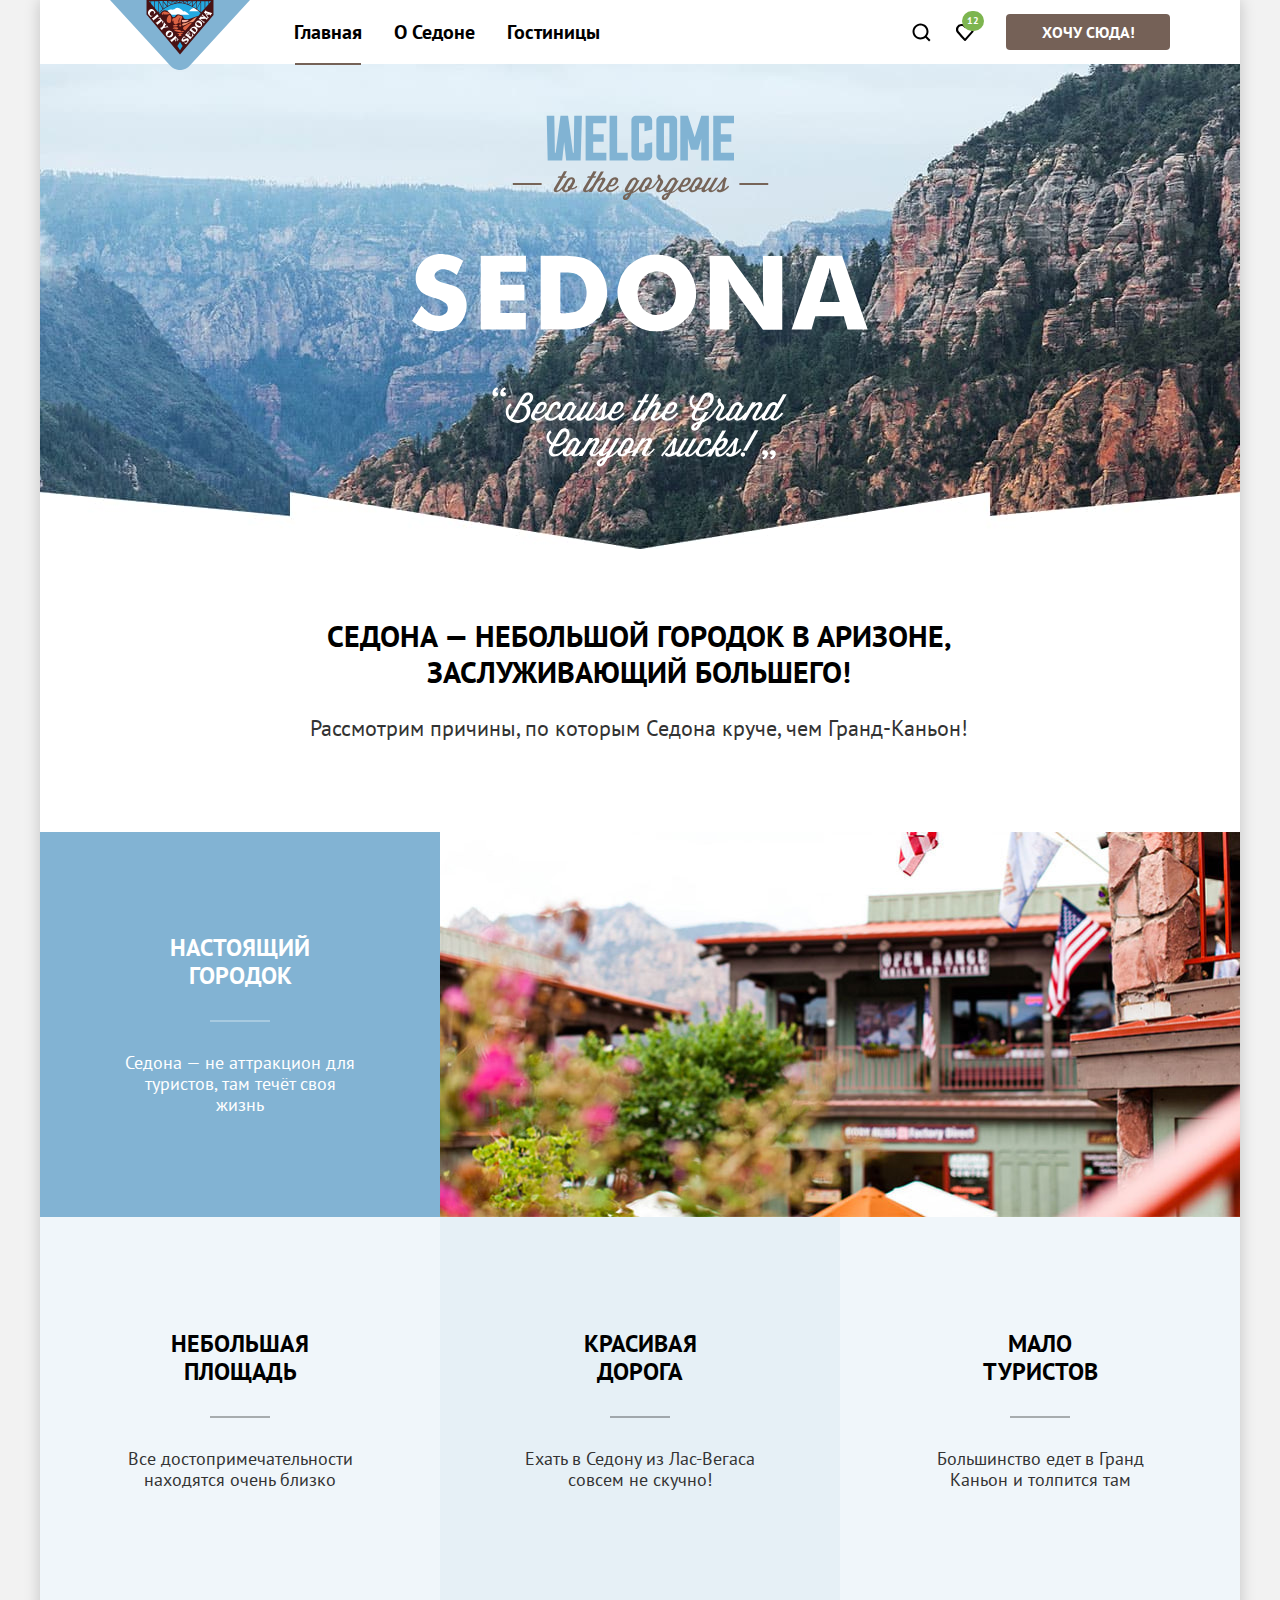
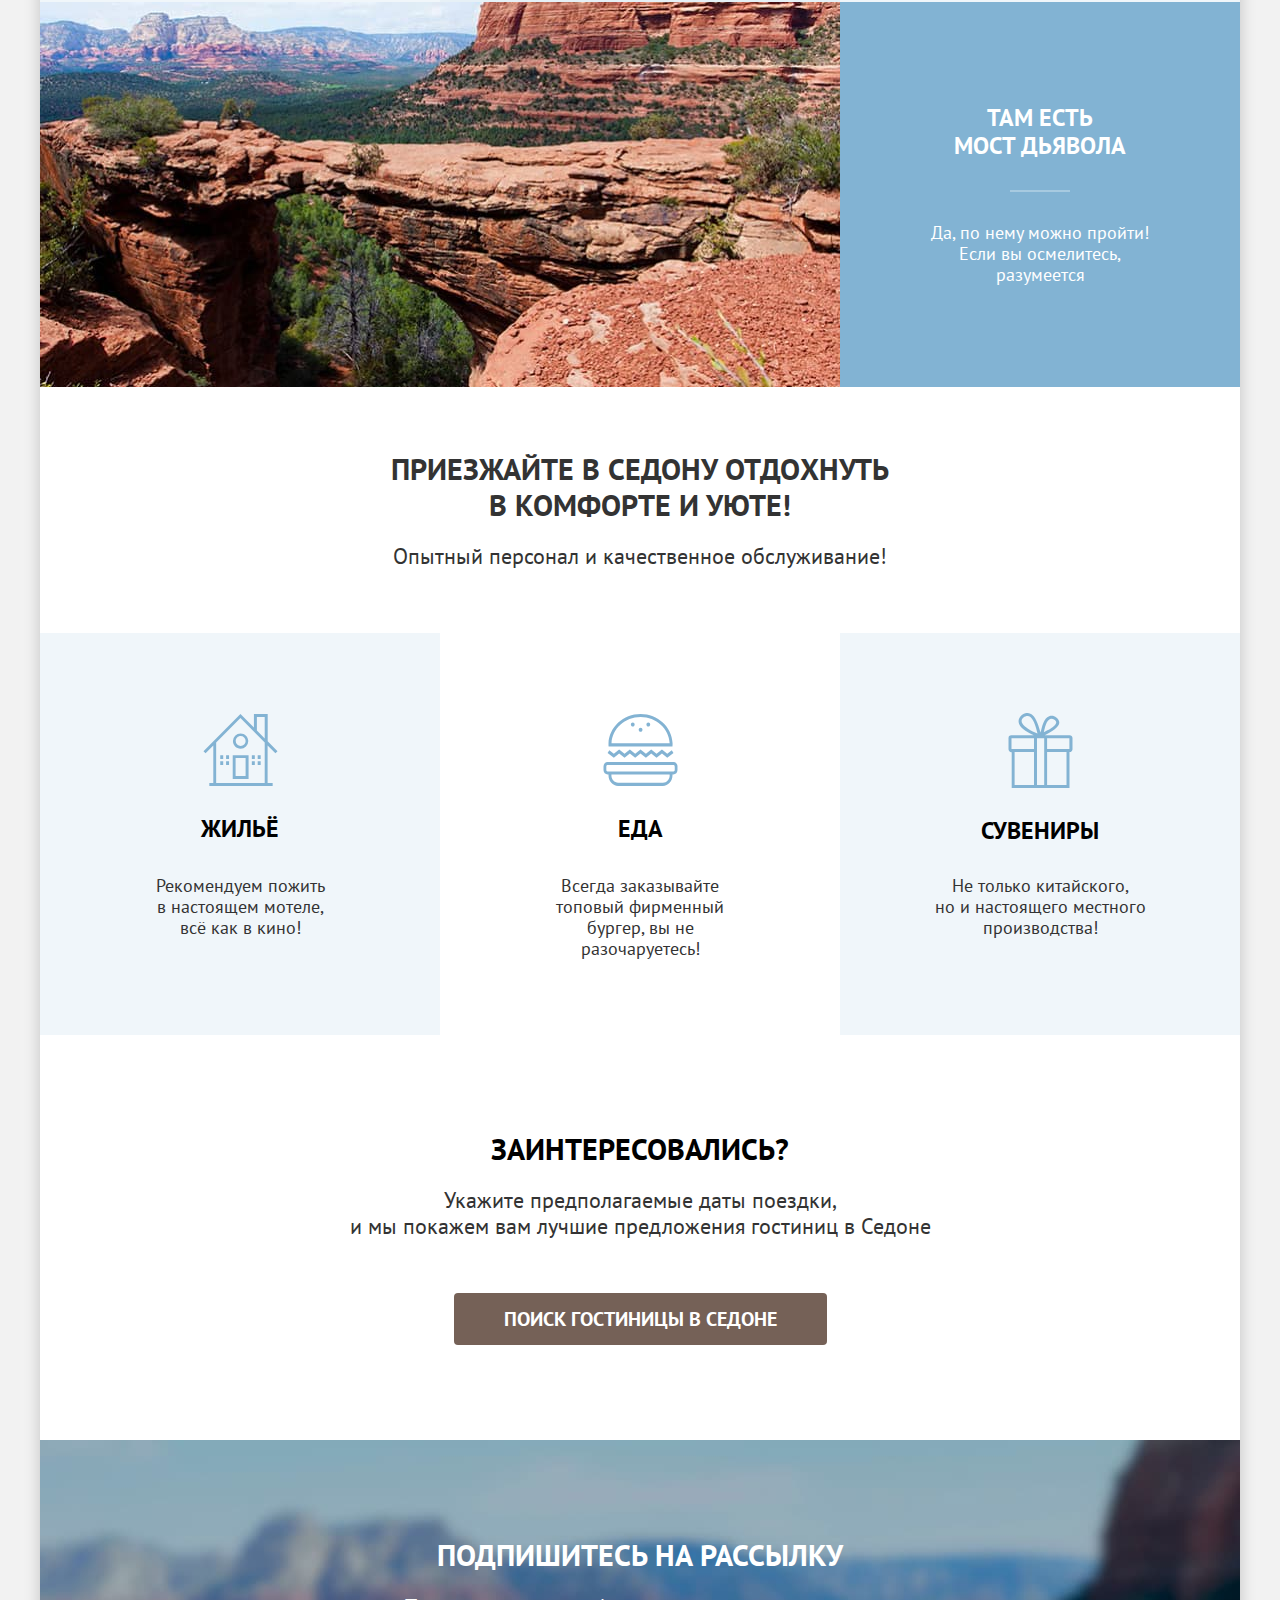
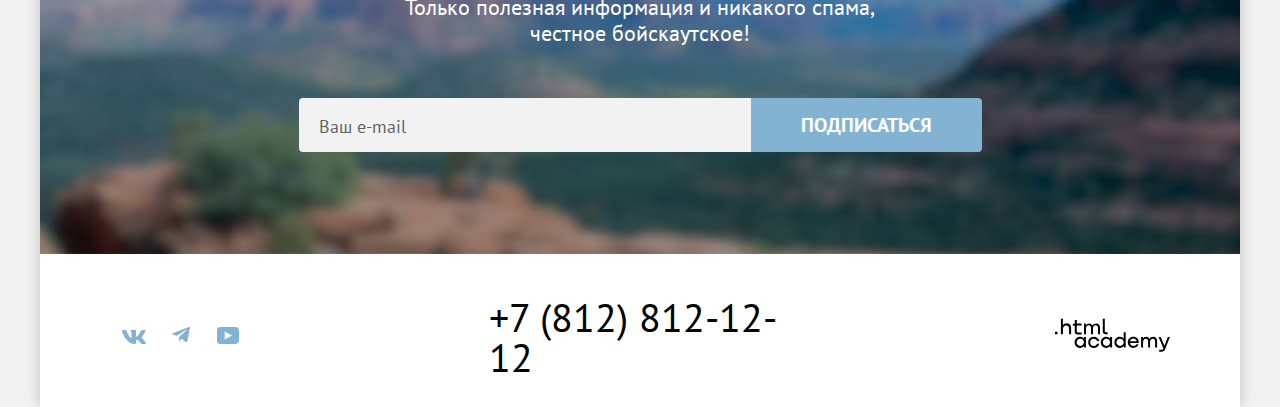
<file: index.html>
<!DOCTYPE html>
<html lang="ru">

  <head>
    <meta charset="utf-8">
    <meta http-equiv="X-UA-Compatible" content="IE=edge">
    <meta name="viewport" content="width=device-width, initial-scale=1.0">
    <title>HTML Academy: Седона</title>
    <link rel="stylesheet" href="styles/styles.css">
    <link rel="icon" href="favicon.ico">
    <link rel="icon" type="image/png" href="images/favicon.png">
  </head>

  <body>
    <header class="page-header" data-test="header">
      <nav class="navigation">
        <a href="index.html" class="logo">
          <img src="images/logo.svg" alt="Логотип города Седона" width="140" height="70">
        </a>
        <ul class="navigation-list">
          <li class="navigation-item">
            <a class="navigation-link current-link" href="index.html">Главная</a>
          </li>
          <li class="navigation-item">
            <a class="navigation-link" href="#">О Седоне</a>
          </li>
          <li class="navigation-item">
            <a class="navigation-link" href="catalog.html">Гостиницы</a>
          </li>
        </ul>
        <ul class="navigation-list navigation-user">
          <li class="navigation-item">
            <a class="navigation-link navigation-search" href="#">
              <span class="visually-hidden">
                Поиск
              </span>
            </a>
          </li>
          <li class="navigation-item">
            <a class="navigation-link navigation-favourite" href="#">
              <span class="visually-hidden">
                Понравилось
              </span>
              <span class="favourite-count">12</span>
            </a>
          </li>
        </ul>
        <div class="link-wrapper">
          <a class="booking-hotel" href="#">Хочу сюда!</a>
        </div>
      </nav>
    </header>
    <main class="main main-container" data-test="main">
      <div class="page-container">
        <section class="hero" data-test="hero">
          <h1 class="visually-hidden">Отдых в Седоне</h1>
          <div class="hero-image-wrapper">
            <img class="hero-image" src="images/hero-title.svg" width="457" height="352"
              alt="Добро пожаловать в великолепную Седону, Потому что Гранд-Каньон отстой!">
          </div>
        </section>
        <section class="advantage" id="advantage" data-test="advantages">
          <div class="hero-wrapper">
            <h2 class="hero-subtitle">Седона — небольшой городок в Аризоне,<br>
              заслуживающий большего!</h2>
            <p class="hero-description">Рассмотрим причины, по которым Седона круче, чем Гранд-Каньон!</p>
          </div>
          <div class="advantage-photo-wrapper">
            <div class="advantage-item advantage-text-wrapper">
              <h3 class="advantage-h3 advantage-photo-h3">Настоящий городок</h3>
              <p class="advantage-item-p advantage-photo-p">Седона — не аттракцион для туристов, там течёт своя жизнь
              </p>
            </div>
            <div class="advantage-img">
              <img src="images/photo-1.jpg" alt="Фото города" width="800" height="385">
            </div>
          </div>
          <div class="advantage-card-wrapper">
            <div class="advantage-item">
              <h3 class="advantage-h3">Небольшая площадь</h3>
              <p class="advantage-item-p advantage-card-p">Все достопримечательности находятся очень близко</p>
            </div>
            <div class="advantage-item">
              <h3 class="advantage-h3">Красивая дорога</h3>
              <p class="advantage-item-p advantage-card-p">Ехать в Седону из Лас-Вегаса совсем не скучно!</p>
            </div>
            <div class="advantage-item">
              <h3 class="advantage-h3">Мало туристов</h3>
              <p class="advantage-item-p advantage-card-p">Большинство едет в Гранд Каньон и толпится там</p>
            </div>
          </div>
          <div class="advantage-photo-wrapper">
            <div class="advantage-img">
              <img src="images/photo-2.jpg" alt="Фото каньона" width="800" height="385">
            </div>
            <div class="advantage-item advantage-text-wrapper">
              <h3 class="advantage-h3 advantage-photo-h3">Там есть<br> мост дьявола</h3>
              <p class="advantage-item-p advantage-photo-p">Да, по нему можно пройти! Если вы осмелитесь, разумеется</p>
            </div>
          </div>
          <div class="advantage-item slogan">
            <h2 class="slogan-name">Приезжайте в Седону отдохнуть<br> в комфорте и уюте!</h2>
            <p class="advantage-item-p slogan-p">Опытный персонал и качественное обслуживание!</p>
          </div>
          <ul class="advantage-list">
            <li class="advantage-item house-advantage">
              <span class="visually-hidden">картинка дома</span>
              <h3 class="recommend-h3">Жильё</h3>
              <p class="advantage-item-p">Рекомендуем пожить в&nbsp;настоящем мотеле, всё&nbsp;как&nbsp;в кино!</p>
            </li>
            <li class="advantage-item food-advantage">
              <span class="visually-hidden">картинка бургера</span>
              <h3 class="recommend-h3">Еда</h3>
              <p class="advantage-item-p">Всегда заказывайте<br>топовый фирменный бургер, вы не разочаруетесь!</p>
            </li>
            <li class="advantage-item souvenir-advantage">
              <span class="visually-hidden">картинка подарка</span>
              <h3 class="recommend-h3 souvenir">Сувениры</h3>
              <p class="advantage-item-p">Не только китайского, но&nbsp;и&nbsp;настоящего местного производства!</p>
            </li>
          </ul>
        </section>
        <section class="hotel-search" data-test="search">
          <div class="hotel-search-container">
            <h2 class="hotel-search-title">Заинтересовались?</h2>
            <p class="hotel-search-description">Укажите предполагаемые даты поездки,<br>
              и мы покажем вам лучшие предложения гостиниц в Седоне</p>
            <button class="search-button" type="button">
              Поиск гостиницы в Седоне
            </button>
          </div>
        </section>
        <section class="subscribe" data-test="subscribe">
          <div class="subscribe-container">
            <h2 class="subscribe-title">Подпишитесь на рассылку</h2>
            <p class="subscribe-description">Только полезная информация и никакого спама, честное бойскаутское!</p>
            <form class="subscribe-form" action="https://echo.htmlacademy.ru/" method="post">
              <label class="visually-hidden" for="email">Ваш e-mail</label>
              <input class="mail-input" type="email" name="email" id="email" placeholder="Ваш e-mail" required>
              <input class="subscribe-button" type="submit" value="Подписаться">
            </form>
          </div>
        </section>
      </div>
    </main>
    <footer class="footer" data-test="footer">
      <div class="footer-container">
        <ul class="social-list">
          <li class="social-item">
            <span class="visually-hidden">вконтакте</span>
            <a class="social-link vk" href="https://vk.com/htmlacademy">
              <svg class="social-link-image" aria-hidden="true" focusable="false" xmlns="http://www.w3.org/2000/svg"
                width="24" height="14" fill="#83B3D3" viewBox="0 0 24 14">
                <path fill-rule="evenodd"
                  d="M23.45.95c.17-.55 0-.95-.8-.95h-2.62c-.67 0-.98.35-1.14.73 0 0-1.34 3.2-3.23 5.27-.61.6-.89.8-1.22.8-.17 0-.42-.2-.42-.74V.95c0-.66-.18-.95-.74-.95H9.15c-.42 0-.67.3-.67.6 0 .61.95.76 1.05 2.5v3.8c0 .84-.16.99-.5.99-.88 0-3.05-3.21-4.33-6.89-.25-.71-.5-1-1.17-1H.9C.15 0 0 .35 0 .73c0 .68.89 4.07 4.14 8.55C6.32 12.34 9.38 14 12.15 14c1.67 0 1.88-.37 1.88-1v-2.32c0-.73.16-.88.69-.88.38 0 1.05.2 2.61 1.67C19.11 13.22 19.4 14 20.41 14h2.62c.75 0 1.13-.37.91-1.1-.24-.72-1.09-1.77-2.21-3.02-.62-.7-1.54-1.47-1.81-1.86-.4-.49-.28-.7 0-1.14 0 0 3.2-4.43 3.53-5.93Z"
                  clip-rule="evenodd" />
              </svg>
            </a>
          </li>
          <li class="social-item">
            <span class="visually-hidden">телеграм</span>
            <a class="social-link telegram" href="https://t.me/htmlacademy">
              <svg class="social-link-image" aria-hidden="true" focusable="false" xmlns="http://www.w3.org/2000/svg"
                width="18" height="16" viewBox="0 0 18 16" fill="#83B3D3">
                <path
                  d="M16.79.1.84 6.25c-1.09.43-1.08 1.04-.2 1.31l4.1 1.28 9.47-5.98c.44-.27.85-.12.52.18L7.05 9.96l-.28 4.22c.41 0 .6-.19.83-.41l1.99-1.93 4.13 3.05c.77.42 1.31.2 1.5-.7l2.72-12.8c.28-1.12-.43-1.62-1.16-1.3Z" />
              </svg>
            </a>
          </li>
          <li class="social-item">
            <span class="visually-hidden">ютуб</span>
            <a class="social-link youtube" href="https://www.youtube.com/user/htmlacademyru">
              <svg class="social-link-image" aria-hidden="true" focusable="false" xmlns="http://www.w3.org/2000/svg"
                width="22" height="17" fill="#83B3D3" viewBox="0 0 22 17">
                <path
                  d="M18.6 0H3.18C1.31 0 0 1.6 0 3.4v10.1C0 15.4 1.31 17 3.17 17h15.66c1.64 0 3.17-1.6 3.17-3.4V3.4C21.78 1.6 20.47 0 18.6 0ZM7.67 12.54V4.46L15 8.5l-7.33 4.04Z" />
              </svg>
            </a>
          </li>
        </ul>
        <address class="phone">
          <a class="phone-link" href="tel:+78128121212">+7 (812) 812-12-12</a>
        </address>
        <a href="https://htmlacademy.ru/" class="logo-htmlacademy">
          <svg class="copyright" xmlns="http://www.w3.org/2000/svg" aria-hidden="true" focusable="false" width="115"
            height="34" fill="#000" viewBox="0 0 115 34">
            <path
              d="M0 13.72v2.6h2.5v-2.6H0ZM11.6 5.32c-1.6 0-2.8.7-3.6 1.7h-.1V.82h-2v15.5h2v-5.3c0-2.1 1.3-3.6 3.3-3.6 1.8 0 2.9 1.4 2.9 3.2v5.7h2v-6.1c.1-3-1.8-4.9-4.5-4.9ZM26.6 5.62h-4.8v-3.7h-2v3.8h-1.9v2h1.9v6c0 1.7 1 2.7 2.7 2.7h4.1v-2h-3.7c-.7 0-1.1-.4-1.1-1.1v-5.7h4.8v-2ZM41.1 5.42c-1.6 0-2.9.8-3.5 2.1h-.1c-.6-1.2-1.8-2.1-3.4-2.1-1.4 0-2.5.8-3.1 1.8h-.1v-1.6H29v10.6h2v-5.4c0-2 1-3.5 2.6-3.5 1.5 0 2.4 1 2.4 2.6v6.3h2v-5.6c0-2.4 1.4-3.3 2.6-3.3 1.5 0 2.4 1 2.4 2.6v6.3h2v-6.5c.1-2.5-1.4-4.3-3.9-4.3ZM47.8 13.52c0 1.7 1 2.7 2.8 2.7h2v-2h-1.7c-.7 0-1.1-.4-1.1-1.1V.82h-2v12.7ZM28.9 20.52c-.9-1.1-2.2-1.8-3.9-1.8-3.1 0-5.4 2.3-5.4 5.6s2.3 5.6 5.4 5.6c1.8 0 3-.8 3.8-1.9h.1v1.6h2v-10.6h-2v1.5Zm-3.6 7.4c-2.2 0-3.6-1.6-3.6-3.6s1.4-3.6 3.6-3.6 3.6 1.6 3.6 3.6c0 1.9-1.4 3.6-3.6 3.6ZM44.2 22.82c-.5-2.4-2.6-4.1-5.4-4.1a5.4 5.4 0 0 0-5.6 5.6c0 3.1 2.2 5.6 5.6 5.6 2.8 0 4.9-1.8 5.4-4.2h-2.1a3.4 3.4 0 0 1-3.3 2.3c-2.2 0-3.6-1.6-3.6-3.6s1.4-3.6 3.6-3.6c1.6 0 2.8 1 3.3 2.2h2.1v-.2ZM55.1 20.52c-.9-1.1-2.2-1.8-3.9-1.8-3.1 0-5.4 2.3-5.4 5.6s2.3 5.6 5.4 5.6c1.8 0 3-.8 3.8-1.9h.1v1.6h2v-10.6h-2v1.5Zm-3.6 7.4c-2.2 0-3.6-1.6-3.6-3.6s1.4-3.6 3.6-3.6 3.6 1.6 3.6 3.6c0 1.9-1.5 3.6-3.6 3.6ZM68.7 20.62c-.9-1.1-2.2-1.9-3.9-1.9-3.1 0-5.4 2.3-5.4 5.6s2.2 5.6 5.4 5.6c1.7 0 3-.8 3.8-1.8h.1v1.5h2v-15.4h-2v6.4Zm-3.6 7.3c-2.2 0-3.6-1.6-3.6-3.6s1.4-3.6 3.6-3.6 3.6 1.6 3.6 3.6c-.1 2-1.5 3.6-3.6 3.6ZM78.3 18.72c-3.3 0-5.5 2.5-5.5 5.6 0 3 2.1 5.6 5.5 5.6 2.5 0 4.5-1.3 5.2-3.6h-2.1c-.5 1-1.6 1.6-3 1.6-1.9 0-3.3-1.3-3.4-2.9h8.8c.2-3.6-2-6.3-5.5-6.3Zm0 1.9c1.7 0 3 1 3.3 2.6h-6.5c.3-1.5 1.5-2.6 3.2-2.6ZM98.2 18.72c-1.6 0-2.9.8-3.6 2h-.1c-.6-1.2-1.8-2-3.4-2-1.4 0-2.5.7-3.1 1.8v-1.5h-1.9v10.6h2v-5.4c0-2 1-3.4 2.6-3.5 1.5 0 2.4 1 2.4 2.6v6.3h2v-5.6c0-2.4 1.4-3.3 2.6-3.3 1.5 0 2.4 1 2.4 2.6v6.3h2v-6.5c.1-2.6-1.4-4.4-3.9-4.4ZM109.4 27.82l-3.6-8.9h-2.2l4.8 11.6c-.3.9-.7 1.2-1.7 1.2h-2.5v2h2.5c1.8 0 2.8-.8 3.5-2.6l4.7-12.2h-2.1l-3.4 8.9Z" />
          </svg>
        </a>
      </div>
    </footer>

    <div class="modal-container hidden">
      <div class="modal modal-booking modal-container-close">
        <button class="modal-close-button" type="button">
          <span class="visually-hidden">Закрыть</span>
          <svg width="15" height="15" viewBox="0 0 15 15" fill="black" xmlns="http://www.w3.org/2000/svg">
            <path
              d="M14.4905 1.78288L13.1982 0.49057L7.49048 6.19826L1.78279 0.49057L0.490479 1.78288L6.19817 7.49057L0.490479 13.1983L1.78279 14.4906L7.49048 8.78288L13.1982 14.4906L14.4905 13.1983L8.78279 7.49057L14.4905 1.78288Z" />
          </svg>
        </button>
        <section class="modal-content">
          <h2 class="modal-title">Поиск гостиницы в Седоне</h2>
          <form class="form-auth" action="https://echo.htmlacademy.ru/" method="post">
            <p class="field">
              <label class="subtitle-booking-check" for="booking-check">Дата заезда:</label>
              <input class="booking-form-field field" value="27 апреля 2020" type="text" id="booking-check"
                name="booking-check" required>
              <button class="booking-button-calendar" type="button"></button>
            </p>
            <span class="error">Мы не можем отправить вас в прошлое.</span>
            <p class="field">
              <label class="subtitle-booking-check" for="booking-departure">Дата выезда:</label>
              <input class="booking-form-field" value="1 сентября 2023" type="text" id="booking-departure"
                name="booking-departure" required>
              <button class="booking-button-calendar" type="button"></button>
            </p>
            <span class="free-room">На эти даты есть свободные номера. Пока есть.</span>
            <div class="count-wrapper">
              <p class="field auth-form-user-options">
                <label class="booking-form-input control">
                  <span class="control-label">Взрослые:</span>
                  <input class="number-passenger input-adults" type="number" value="2" name="firm-storе" required>
                </label>
              </p>
              <div class="booking-form-button-wrapper">
                <button class="minus-button" type="button" aria-label="уменьшить количество">
                  <svg class="minus-button-img" width="14" height="2" viewBox="0 0 14 2" fill="none"
                    xmlns="http://www.w3.org/2000/svg">
                    <path d="M0 0L0 2L14 2V0L0 0Z" fill="#756157" fill-opacity="0.3" />
                  </svg>
                </button>
              </div>
              <div class="booking-form-button-wrapper">
                <button class="plus-button" type="button" aria-label="увеличить количество">
                  <svg class="plus-button-img" width="14" height="14" viewBox="0 0 14 14" fill="none"
                    xmlns="http://www.w3.org/2000/svg">
                    <path d="M14 6H8V0H6V6H0V8H6V14H8V8H14V6Z" fill="#756157" fill-opacity="0.3" />
                  </svg>
                </button>
              </div>
              <p class="field auth-form-user-options">
                <label class="booking-form-input control children-label-container">
                  <span class="control-label children">Дети:</span>
                  <input class="number-passenger" value="2" type="number" name="firm-storе" required>
                </label>
              </p>
              <div class="booking-form-button-wrapper ">
                <button class="minus-button-child" type="button" aria-label="уменьшить количество">
                  <svg class="minus-button-icon" width="14" height="2" viewBox="0 0 14 2" fill="none"
                    xmlns="http://www.w3.org/2000/svg">
                    <path d="M0 0L0 2L14 2V0L0 0Z" fill="#756157" fill-opacity="0.3" />
                  </svg>
                </button>
              </div>
              <div class="booking-form-button-wrapper">
                <button class="plus-button-child" type="button" aria-label="увеличить количество">
                  <svg class="plus-button-icon" width="14" height="14" viewBox="0 0 14 14" fill="none"
                    xmlns="http://www.w3.org/2000/svg">
                    <path d="M14 6H8V0H6V6H0V8H6V14H8V8H14V6Z" fill="#756157" fill-opacity="0.3" />
                  </svg>
                </button>
              </div>
              <span class="tooltip">
                <button class="tooltip-toggle" type="button" aria-labelledby="tooltip-label-date">
                  <svg class="tooltip-icon" width="2" height="12" viewBox="0 0 2 12" fill="white"
                    xmlns="http://www.w3.org/2000/svg">
                    <path fill-rule="evenodd" clip-rule="evenodd" d="M0 0H2V2H0V0ZM2 12H0V3H2V12Z" />
                  </svg>
                </button>
                <span class="tooltip-text" role="tooltip" id="tooltip-label-date">Укажите количество детей,
                  которые будут с вами, возраст которых от 6 до 18 лет. Дети до 6 лет размещаются
                  бесплатно.</span>
              </span>
            </div>
            <a class="booking-form-search" href="#">Найти</a>
          </form>
        </section>
      </div>
    </div>
    <script src="js/script.js"></script>
  </body>

</html>
</file>
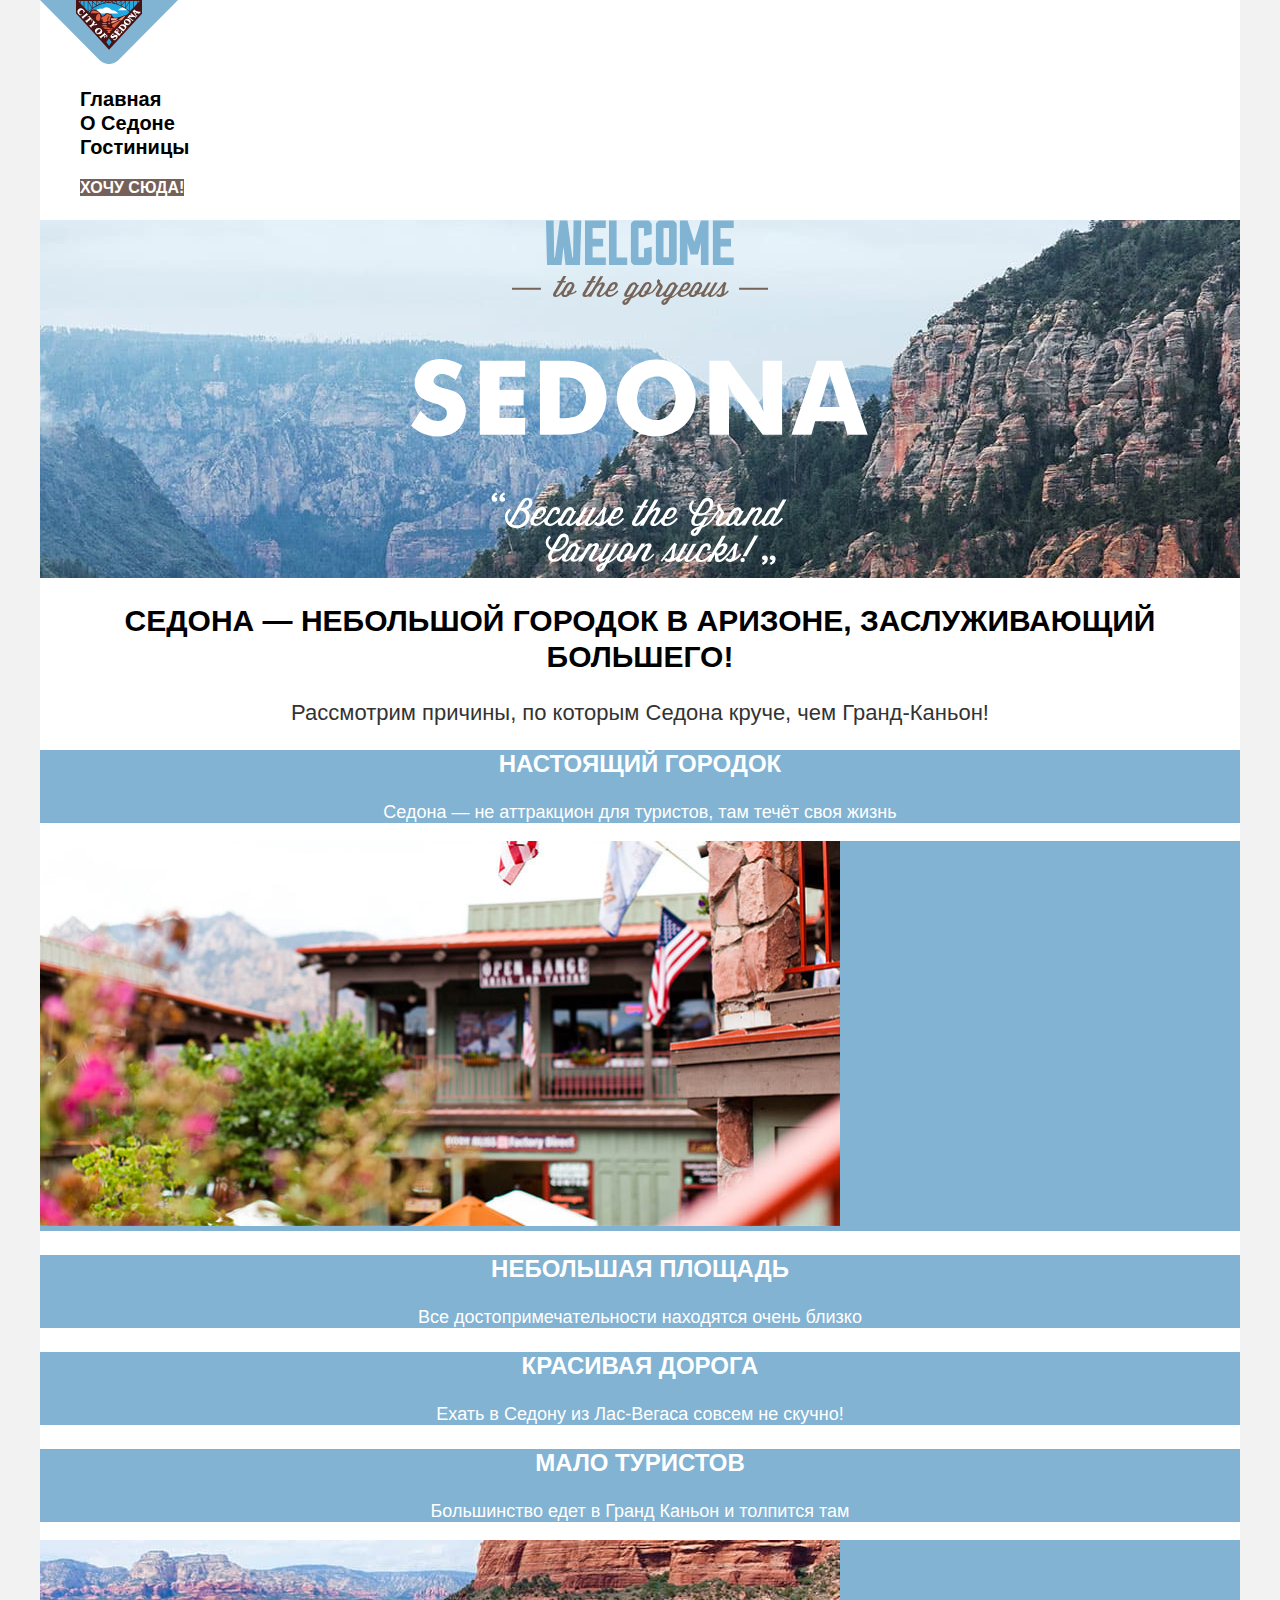
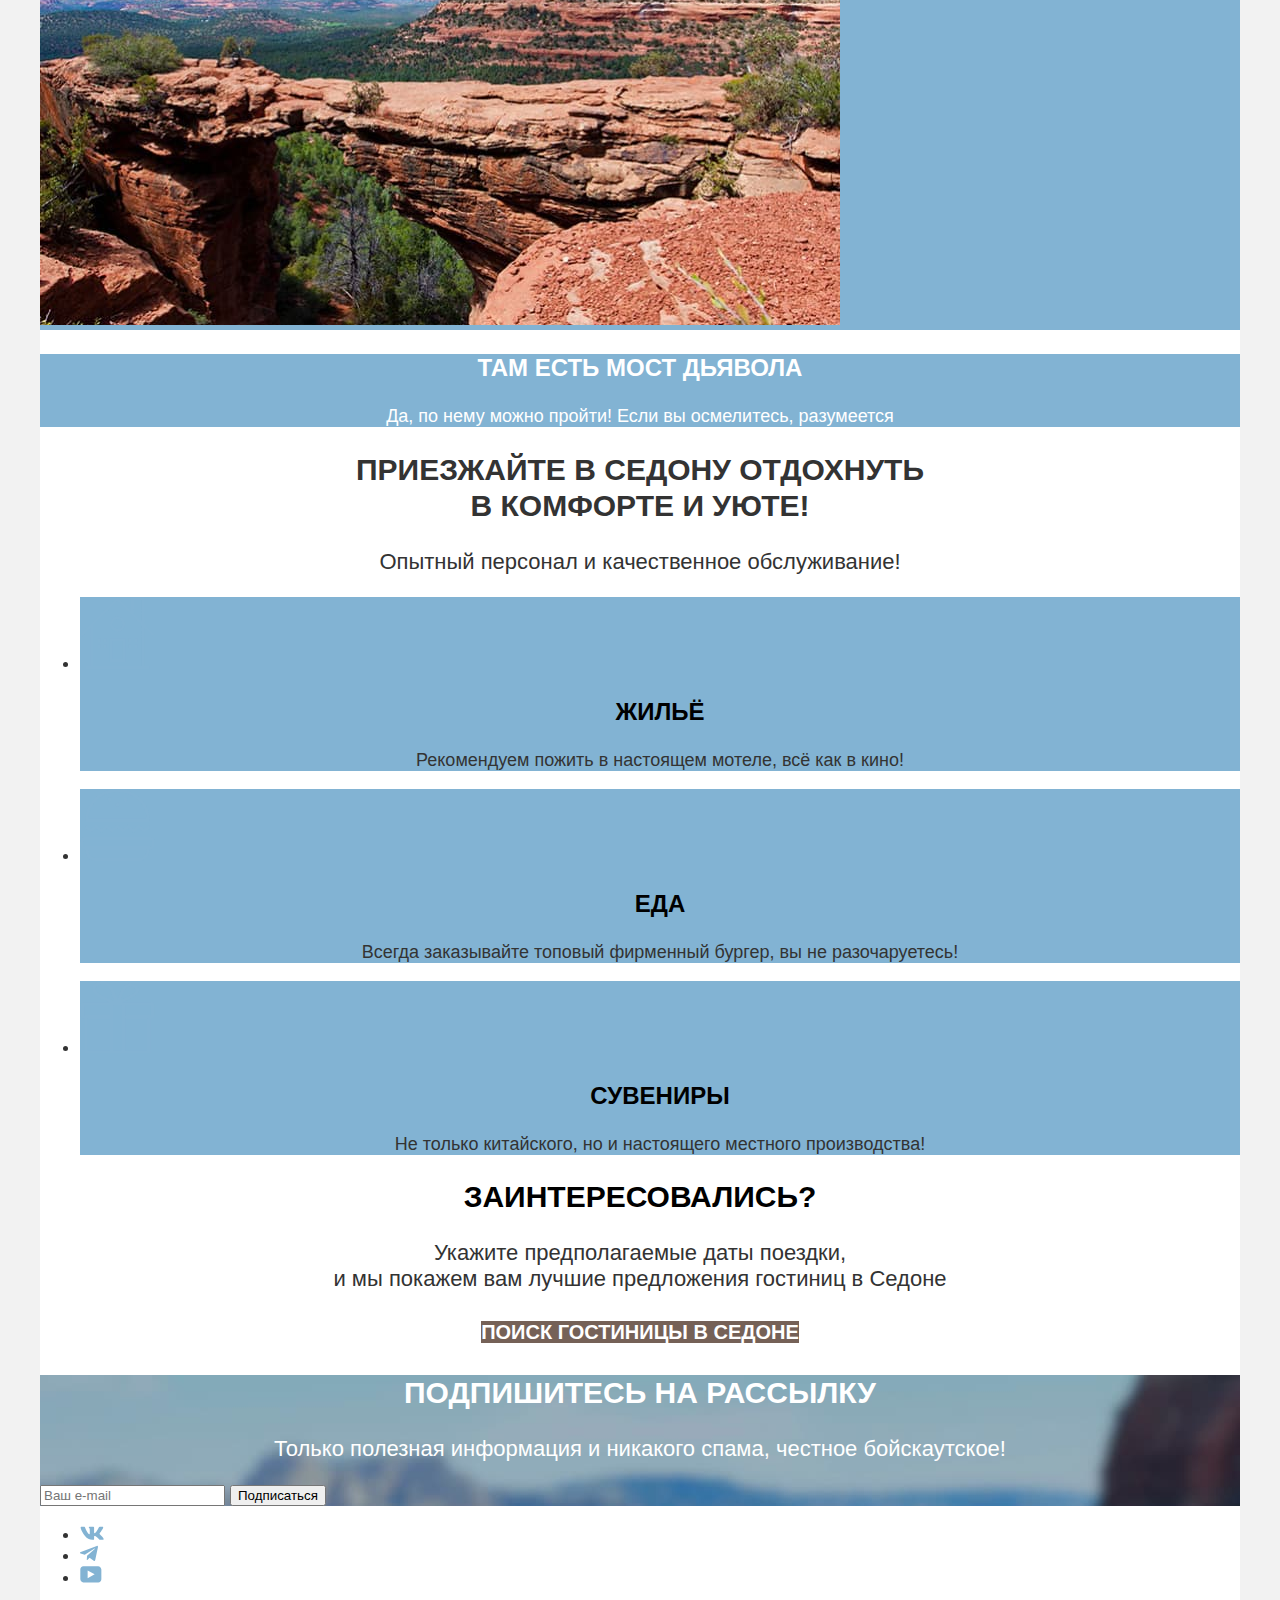
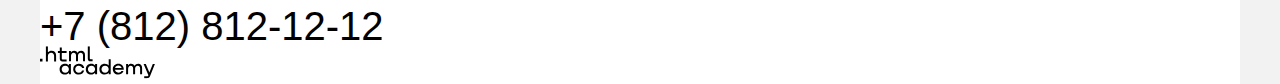
<file: 4/index.html>
<!DOCTYPE html>
<html lang="ru">

  <head>
    <meta charset="utf-8">
    <title>HTML Academy: Седона</title>
    <link rel="stylesheet" href="styles/styles.css">
    <base href="https://htmlacademy-htmlcss.github.io/2328903-sedona-37/4/">
</head>

  <body>
    <header class="page-header" data-test="header">
      <nav class="navigation">
        <a href="index.html" class="logo">
          <img src="images/logo.svg" alt="Логотип города Седона" width="138" height="64">
        </a>
        <ul class="navigation-list">
          <li class="navigation-item">
            <a class="navigation-link" href="#">Главная</a>
          </li>
          <li class="navigation-item">
            <a class="navigation-link" href="#">О Седоне</a>
          </li>
          <li class="navigation-item">
            <a class="navigation-link" href="catalog.html">Гостиницы</a>
          </li>
        </ul>
        <ul class="navigation-list navigation-user">
          <li class="navigation-item">
            <a class="navigation-link navigation-search" href="#">
              <span class="visually-hidden">
                Поиск
              </span>
            </a>
          </li>
          <li class="navigation-item">
            <a class="navigation-link navigation-favorite" href="#">
              <span class="visually-hidden">
                Понравилось
              </span>
            </a>
          </li>
          <li class="navigation-item">
            <a class="navigation-link booking-hotel" href="#">Хочу сюда!</a>
          </li>
        </ul>
      </nav>
    </header>
    <main class="main" data-test="main">
      <section class="hero" data-test="hero">
        <div>
          <h1 class="visually-hidden">sedona</h1>
          <p><img src="images/hero-title.svg" alt="welcom to the gorgeous sedona,
            because the grand canyon sucks"></p>
        </div>
        <h2 class="about-sedona">Седона — небольшой городок в Аризоне,
          заслуживающий большего!</h2>
        <p>Рассмотрим причины, по которым Седона круче, чем Гранд-Каньон!</p>
      </section>
      <section class="advantages" id="advantages" data-test="advantages">
        <div class="advantage-item">
          <h3 class="advantages-h3">Настоящий городок</h3>
          <div class="advantages-separator"></div>
          <p>Седона — не аттракцион для туристов, там течёт своя жизнь</p>
        </div>
        <div class="advantage-item img-advantage">
          <img src="images/photo-1.jpg" alt="Фото города" width="800" height="385">
        </div>
        <div class="advantage-item">
          <h3 class="advantages-h3">Небольшая площадь</h3>
          <div class="advantages-separator"></div>
          <p>Все достопримечательности находятся очень близко</p>
        </div>
        <div class="advantage-item">
          <h3 class="advantages-h3">Красивая дорога</h3>
          <div class="advantages-separator"></div>
          <p>Ехать в Седону из Лас-Вегаса совсем не скучно!</p>
        </div>
        <div class="advantage-item">
          <h3 class="advantages-h3">Мало туристов</h3>
          <div class="advantages-separator"></div>
          <p>Большинство едет в Гранд Каньон и толпится там</p>
        </div>
        <div class="advantage-item img-advantage">
          <img src="images/photo-2.jpg" alt="Фото каньона" width="800" height="385">
        </div>
        <div class="advantage-item">
          <h3 class="advantages-h3">Там есть мост дьявола</h3>
          <div class="advantages-separator"></div>
          <p>Да, по нему можно пройти! Если вы осмелитесь, разумеется</p>
        </div>
        <div class="advantage-item slogan">
          <h2 class="slogan-name">Приезжайте в Седону отдохнуть<br> в комфорте и уюте!</h2>
          <p>Опытный персонал и качественное обслуживание!</p>
        </div>
        <ul class="advantage-list">
          <li class="advantage-item">
            <img src="images/house.svg" alt="Дом" width="75" height="72">
            <h3 class="recommend-h3">Жильё</h3>
            <p>Рекомендуем пожить в настоящем мотеле,
              всё как в кино!</p>
          </li>
          <li class="advantage-item">
            <img src="images/food.svg" alt="Бургер" width="75" height="72">
            <h3 class="recommend-h3">Еда</h3>
            <p>Всегда заказывайте
              топовый фирменный бургер, вы не разочаруетесь!</p>
          </li>
          <li class="advantage-item">
            <img src="images/present.svg" alt="Подарок" width="75" height="72">
            <h3 class="recommend-h3">Сувениры</h3>
            <p>Не только китайского,
              но и настоящего местного производства!</p>
          </li>
        </ul>
      </section>
      <section class="hotel-search" data-test="search">
        <h2>Заинтересовались?</h2>
        <p>Укажите предполагаемые даты поездки,<br>
          и мы покажем вам лучшие предложения гостиниц в Седоне</p>
        <div class="button">
          <a href="#">
            Поиск гостиницы в Седоне
          </a>
        </div>
      </section>
      <section class="subscribe" data-test="subscribe">
        <h2>Подпишитесь на рассылку</h2>
        <p>Только полезная информация и никакого спама, честное бойскаутское!</p>
        <form action="https://echo.htmlacademy.ru/" method="post">
          <input type="email" name="email" id="email" placeholder="Ваш e-mail">
          <input type="submit" value="Подписаться">
        </form>
      </section>
    </main>
    <footer class="footer" data-test="footer">
      <ul class="social-list">
        <li class="social-item">
          <a href="https://vk.com/htmlacademy">
            <img src="images/vk.svg" alt="vk" width="24" height="14">
          </a>
        </li>
        <li class="social-item">
          <a href="https://t.me/htmlacademy">
            <img src="images/telegram.svg" alt="telegram" width="18" height="16">
          </a>
        </li>
        <li class="social-item">
          <a href="https://www.youtube.com/user/htmlacademyru">
            <img src="images/youtube.svg" alt="youtube" width="22" height="17">
          </a>
        </li>
      </ul>
      <address class=”phone”>
        <a href="tel:+78128121212">+7 (812) 812-12-12</a>
      </address>
      <a href="https://htmlacademy.ru/">
        <img src="images/logo_htmlacademy.svg" alt="html academy website" width="115" height="33">
      </a>
    </footer>
  </body>

</html>
</file>
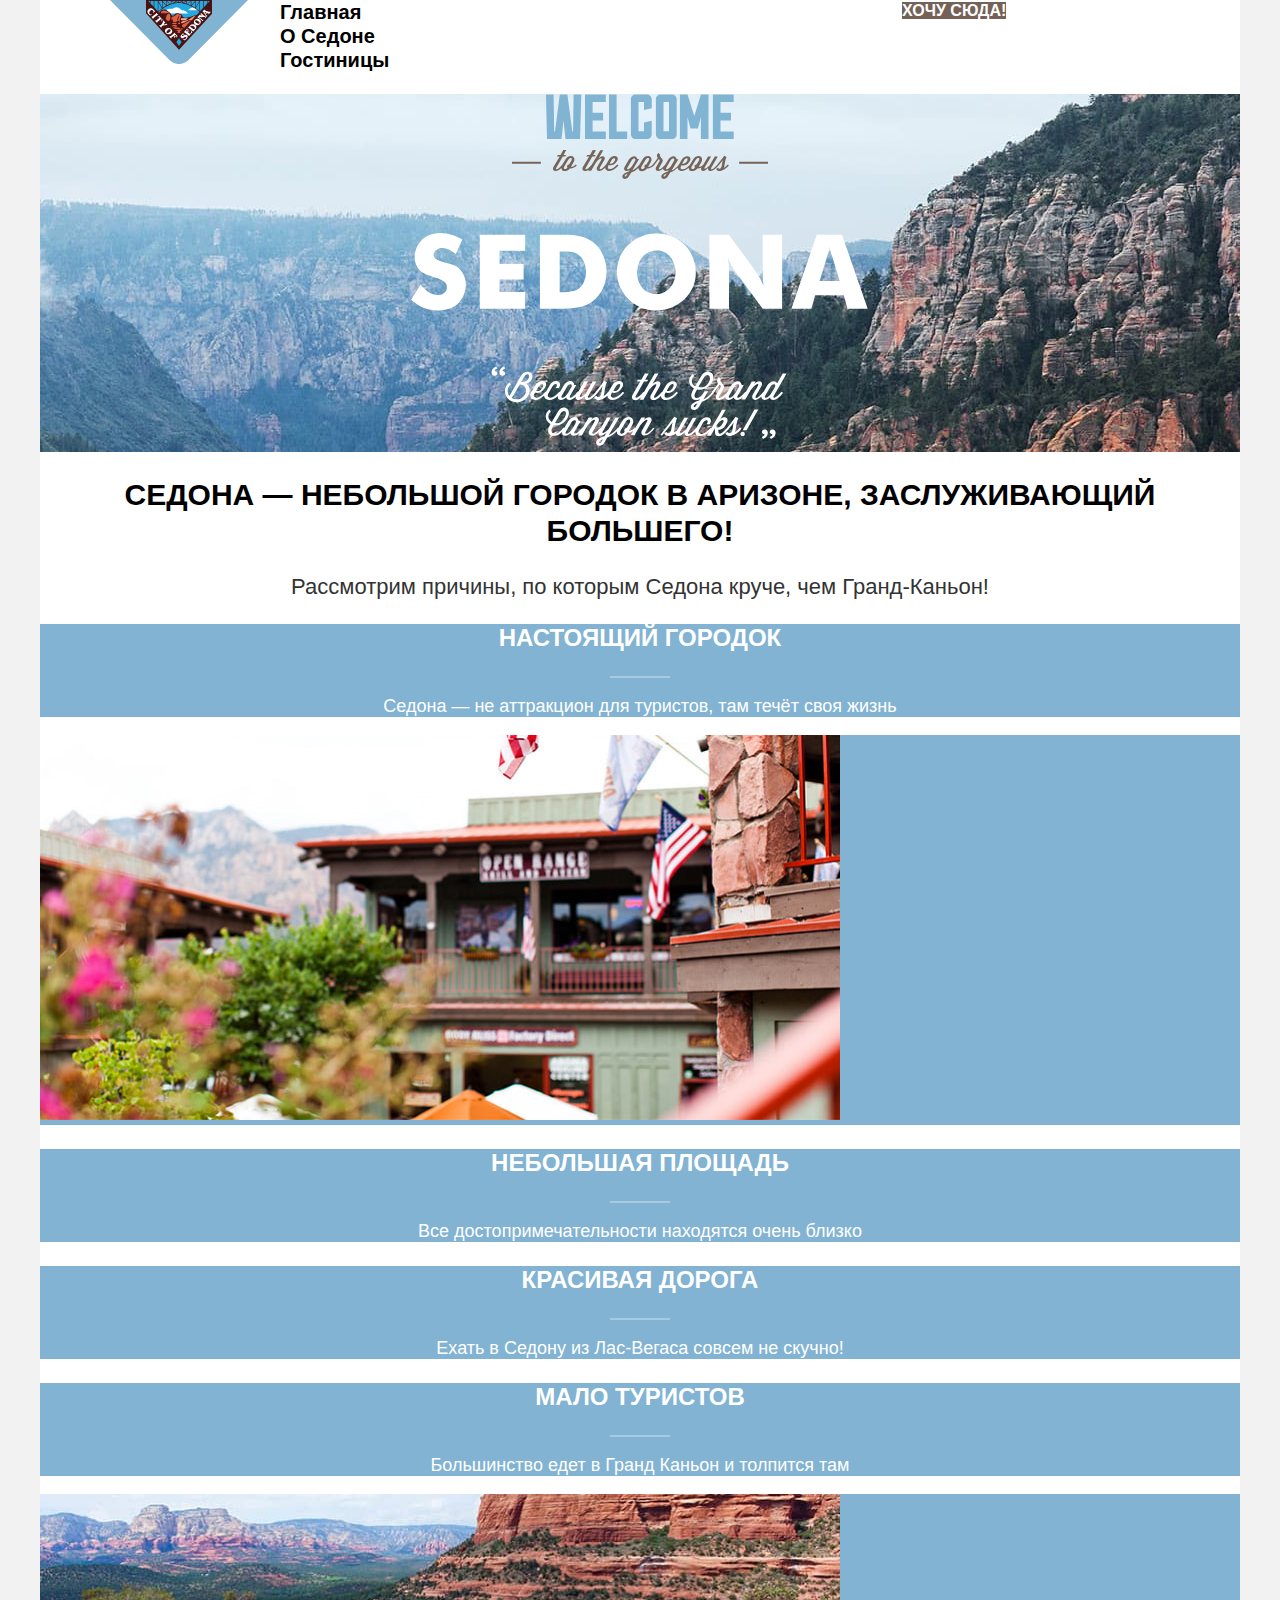
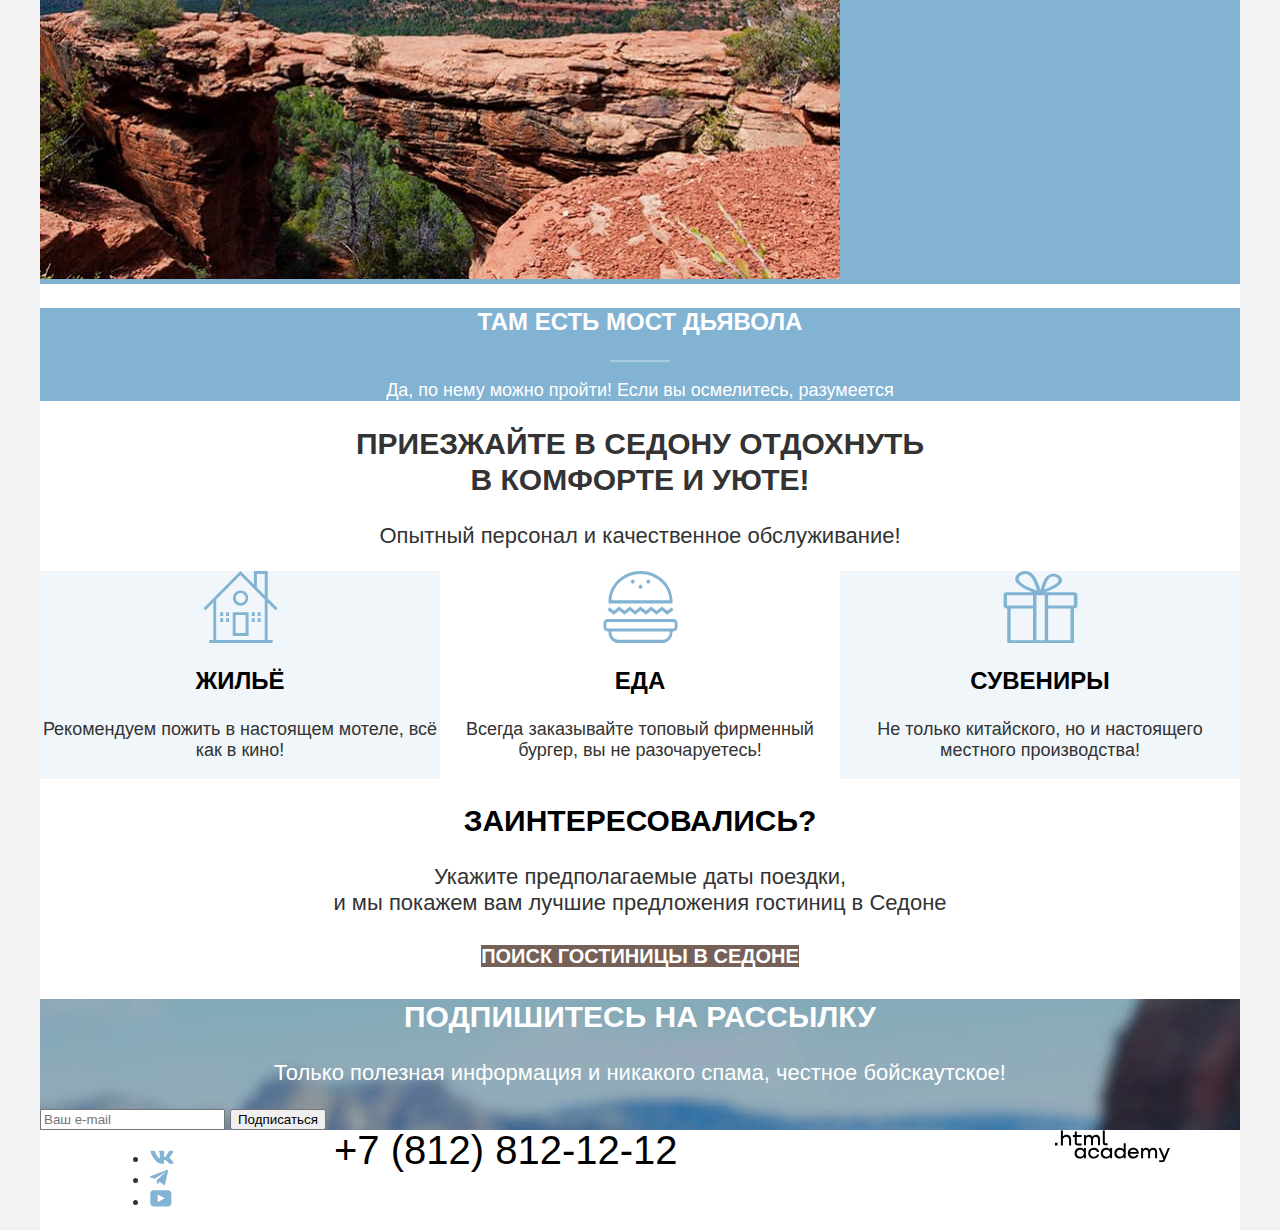
<file: 5/index.html>
<!DOCTYPE html>
<html lang="ru">

  <head>
    <meta charset="utf-8">
    <title>HTML Academy: Седона</title>
    <link rel="stylesheet" href="styles/styles.css">
    <base href="https://htmlacademy-htmlcss.github.io/2328903-sedona-37/5/">
</head>

  <body>
    <header class="page-header" data-test="header">
      <nav class="navigation">
        <a href="index.html" class="logo">
          <img src="images/logo.svg" alt="Логотип города Седона" width="138" height="64">
        </a>
        <ul class="navigation-list">
          <li class="navigation-item">
            <a class="navigation-link" href="#">Главная</a>
          </li>
          <li class="navigation-item">
            <a class="navigation-link" href="#">О Седоне</a>
          </li>
          <li class="navigation-item">
            <a class="navigation-link" href="catalog.html">Гостиницы</a>
          </li>
        </ul>
        <ul class="navigation-list navigation-user">
          <li class="navigation-item">
            <a class="navigation-link navigation-search" href="#">
              <span class="visually-hidden">
                Поиск
              </span>
            </a>
          </li>
          <li class="navigation-item">
            <a class="navigation-link navigation-favorite" href="#">
              <span class="visually-hidden">
                Понравилось
              </span>
            </a>
          </li>
          <li class="navigation-item">
            <a class="navigation-link booking-hotel" href="#">Хочу сюда!</a>
          </li>
        </ul>
      </nav>
    </header>
    <main class="main main-container" data-test="main">
      <div class="page-container">
        <section class="hero" data-test="hero">
          <div>
            <h1 class="visually-hidden">sedona</h1>
            <p><img src="images/hero-title.svg" alt="welcom to the gorgeous sedona,
            because the grand canyon sucks"></p>
          </div>
          <h2 class="about-sedona">Седона — небольшой городок в Аризоне,
            заслуживающий большего!</h2>
          <p>Рассмотрим причины, по которым Седона круче, чем Гранд-Каньон!</p>
        </section>
        <section class="advantage" id="advantage" data-test="advantages">
          <div class="advantage-item">
            <h3 class="advantage-h3">Настоящий городок</h3>
            <div class="advantage-separator"></div>
            <p>Седона — не аттракцион для туристов, там течёт своя жизнь</p>
          </div>
          <div class="advantage-item advantage-img">
            <img src="images/photo-1.jpg" alt="Фото города" width="800" height="385">
          </div>
          <div class="advantage-item">
            <h3 class="advantage-h3">Небольшая площадь</h3>
            <div class="advantage-separator"></div>
            <p>Все достопримечательности находятся очень близко</p>
          </div>
          <div class="advantage-item">
            <h3 class="advantage-h3">Красивая дорога</h3>
            <div class="advantage-separator"></div>
            <p>Ехать в Седону из Лас-Вегаса совсем не скучно!</p>
          </div>
          <div class="advantage-item">
            <h3 class="advantage-h3">Мало туристов</h3>
            <div class="advantage-separator"></div>
            <p>Большинство едет в Гранд Каньон и толпится там</p>
          </div>
          <div class="advantage-item advantage-img">
            <img src="images/photo-2.jpg" alt="Фото каньона" width="800" height="385">
          </div>
          <div class="advantage-item">
            <h3 class="advantage-h3">Там есть мост дьявола</h3>
            <div class="advantage-separator"></div>
            <p>Да, по нему можно пройти! Если вы осмелитесь, разумеется</p>
          </div>
          <div class="advantage-item slogan">
            <h2 class="slogan-name">Приезжайте в Седону отдохнуть<br> в комфорте и уюте!</h2>
            <p>Опытный персонал и качественное обслуживание!</p>
          </div>
          <ul class="advantage-list">
            <li class="advantage-item first-advantage">
              <img src="images/house.svg" alt="Дом" width="75" height="72">
              <h3 class="recommend-h3">Жильё</h3>
              <p>Рекомендуем пожить в настоящем мотеле,
                всё как в кино!</p>
            </li>
            <li class="advantage-item second-advantage">
              <img src="images/food.svg" alt="Бургер" width="75" height="72">
              <h3 class="recommend-h3">Еда</h3>
              <p>Всегда заказывайте
                топовый фирменный бургер, вы не разочаруетесь!</p>
            </li>
            <li class="advantage-item third-advantage">
              <img src="images/present.svg" alt="Подарок" width="75" height="72">
              <h3 class="recommend-h3">Сувениры</h3>
              <p>Не только китайского,
                но и настоящего местного производства!</p>
            </li>
          </ul>
        </section>
        <section class="hotel-search" data-test="search">
          <h2>Заинтересовались?</h2>
          <p>Укажите предполагаемые даты поездки,<br>
            и мы покажем вам лучшие предложения гостиниц в Седоне</p>
          <div class="button">
            <a href="#">
              Поиск гостиницы в Седоне
            </a>
          </div>
        </section>
        <section class="subscribe" data-test="subscribe">
          <h2>Подпишитесь на рассылку</h2>
          <p>Только полезная информация и никакого спама, честное бойскаутское!</p>
          <form action="https://echo.htmlacademy.ru/" method="post">
            <input type="email" name="email" id="email" placeholder="Ваш e-mail">
            <input type="submit" value="Подписаться">
          </form>
        </section>
      </div>
    </main>
    <footer class="footer" data-test="footer">
      <div class="footer-container">
        <ul class="social-list">
          <li class="social-item">
            <a href="https://vk.com/htmlacademy">
              <img src="images/vk.svg" alt="vk" width="24" height="14">
            </a>
          </li>
          <li class="social-item">
            <a href="https://t.me/htmlacademy">
              <img src="images/telegram.svg" alt="telegram" width="18" height="16">
            </a>
          </li>
          <li class="social-item">
            <a href="https://www.youtube.com/user/htmlacademyru">
              <img src="images/youtube.svg" alt="youtube" width="22" height="17">
            </a>
          </li>
        </ul>
        <address class=”phone”>
          <a href="tel:+78128121212">+7 (812) 812-12-12</a>
        </address>
        <a href="https://htmlacademy.ru/" class="logo-htmlacademy">
          <img src="images/logo_htmlacademy.svg" alt="html academy website" width="115" height="33">
        </a>
      </div>
    </footer>
  </body>

</html>
</file>
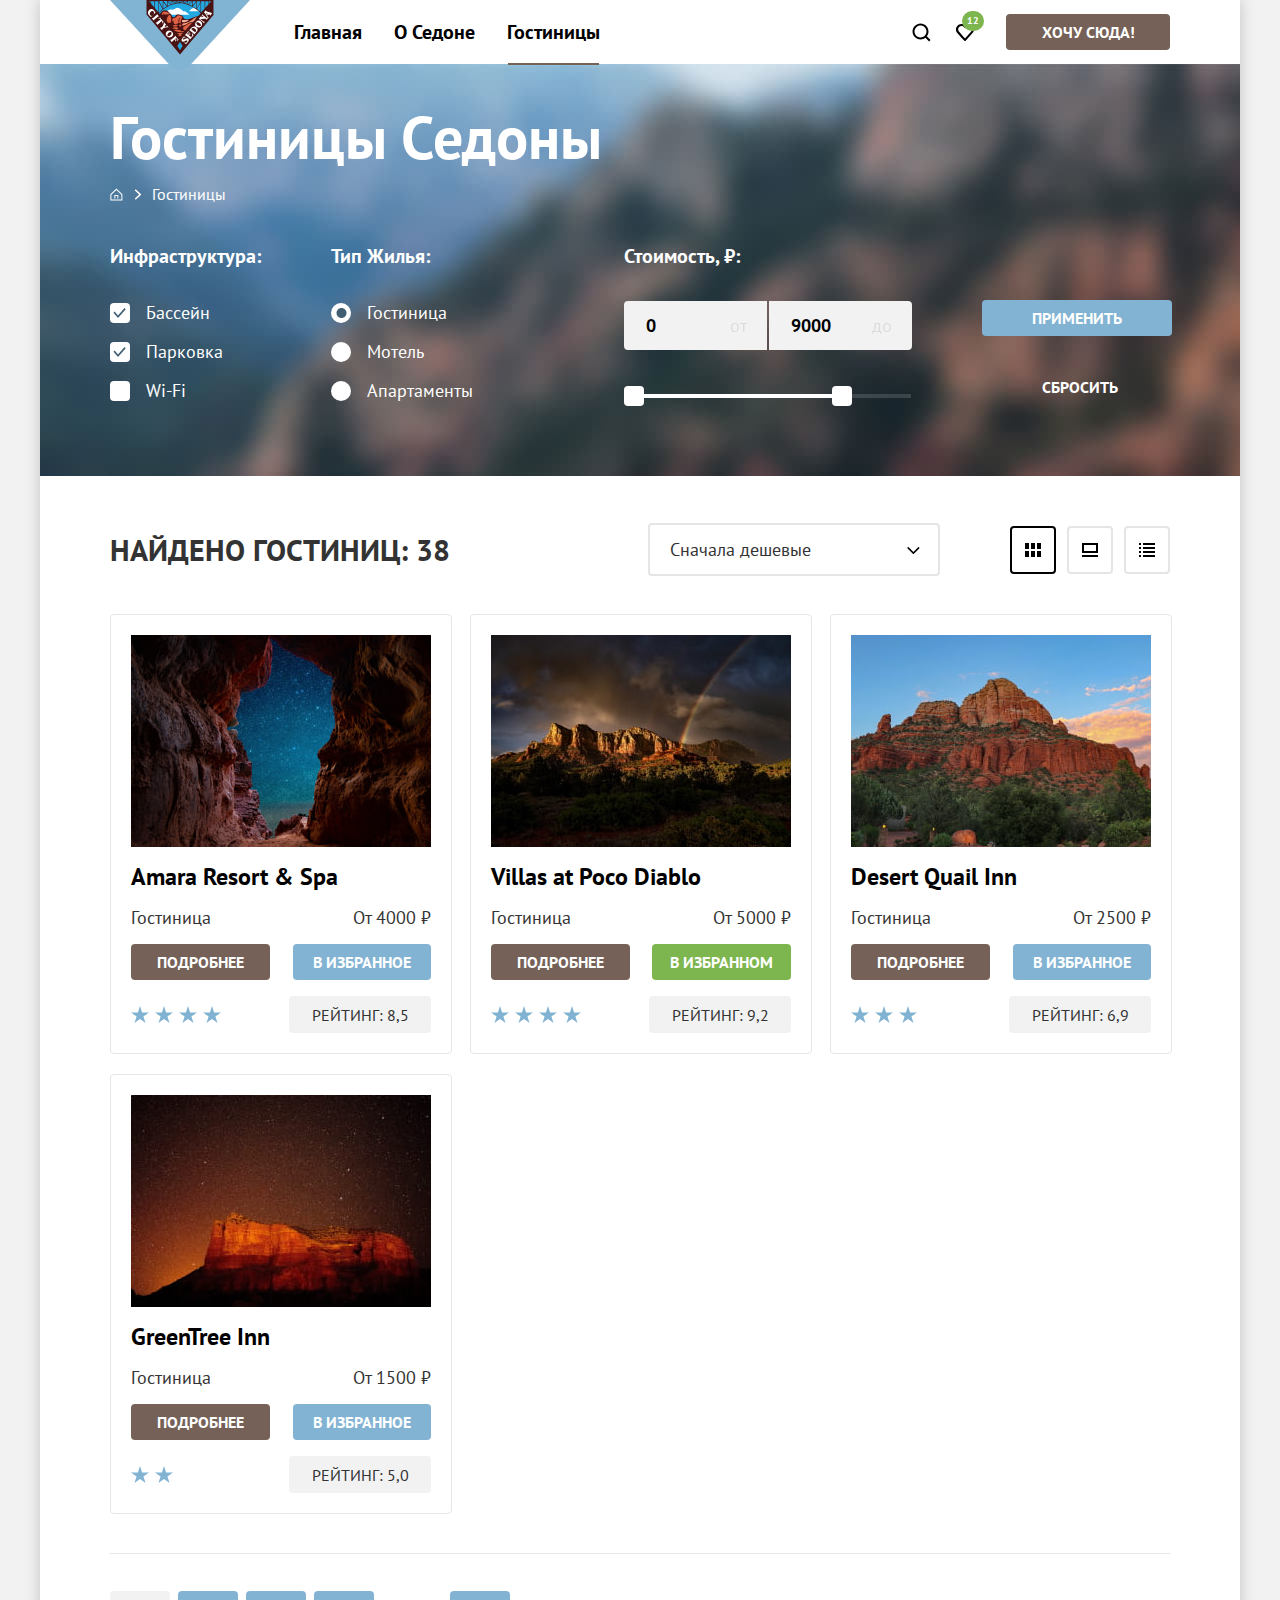
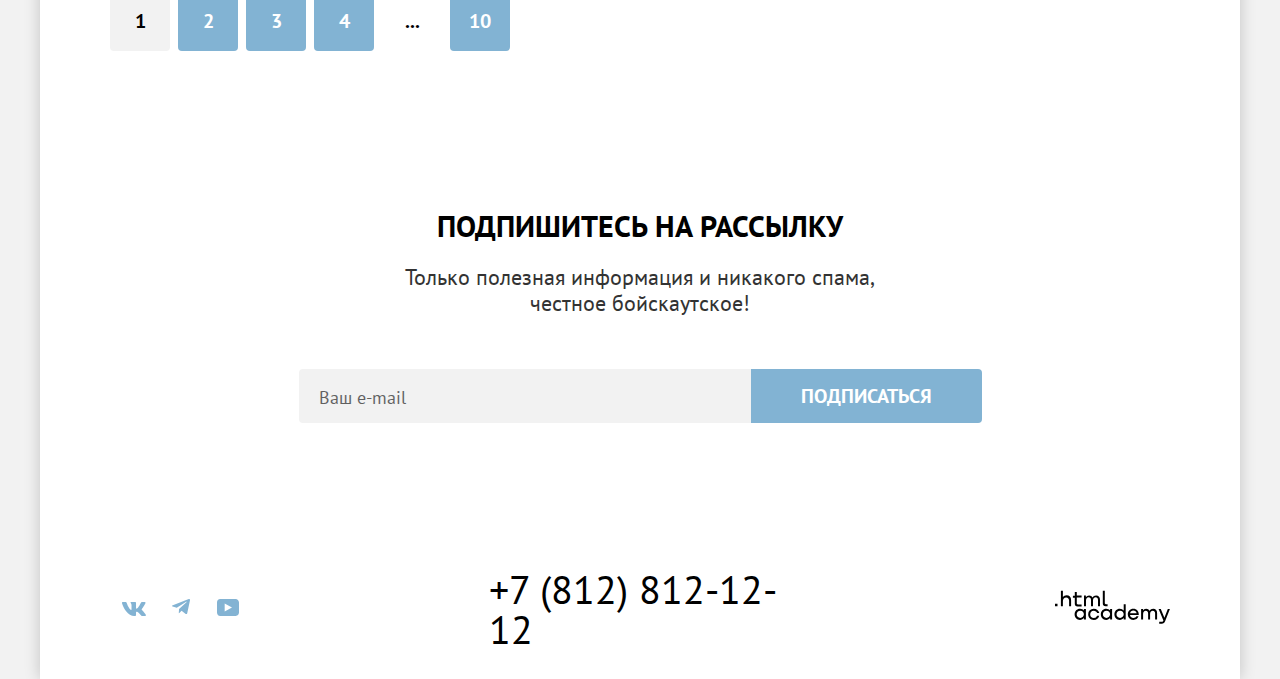
<file: catalog.html>
<!DOCTYPE html>
<html lang="ru">

  <head>
    <meta charset="utf-8">
    <meta http-equiv="X-UA-Compatible" content="IE=edge">
    <meta name="viewport" content="width=device-width, initial-scale=1.0">
    <title>HTML Academy: Седона</title>
    <link rel="stylesheet" href="styles/styles.css">
    <link rel="icon" href="favicon.ico">
    <link rel="icon" type="image/png" href="images/favicon.png">
  </head>

  <body>
    <header class="page-header" data-test="header">
      <nav class="navigation">
        <a href="index.html" class="logo">
          <img src="images/logo.svg" alt="Логотип города Седона" width="140" height="70">
        </a>
        <ul class="navigation-list">
          <li class="navigation-item">
            <a class="navigation-link" href="index.html">Главная</a>
          </li>
          <li class="navigation-item">
            <a class="navigation-link" href="#">О Седоне</a>
          </li>
          <li class="navigation-item">
            <a class="navigation-link current-link" href="catalog.html">Гостиницы</a>
          </li>
        </ul>
        <ul class="navigation-list navigation-user">
          <li class="navigation-item">
            <a class="navigation-link navigation-search" href="#">
              <span class="visually-hidden">
                Поиск
              </span>
            </a>
          </li>
          <li class="navigation-item">
            <a class="navigation-link navigation-favourite" href="#">
              <span class="visually-hidden">
                Понравилось
              </span>
              <span class="favourite-count">12</span>
            </a>
          </li>
        </ul>
        <div class="link-wrapper">
          <a class="booking-hotel" href="#">Хочу сюда!</a>
        </div>
      </nav>
    </header>
    <main class="main main-container" data-test="main">
      <div class="page-container">
        <section class="filter" data-test="filter">
          <h1 class="filter-h1">Гостиницы Седоны</h1>
          <div class="breadcrumbs">
            <a href="index.html" class="breadcrumbs-link">
              <span class="visually-hidden">Переход на главную страницу сайта.</span>
              <svg xmlns="http://www.w3.org/2000/svg" width="13" height="13" fill="none" aria-hidden="true"
                focusable="false">
                <path class="path" fill="#fff" d="m6.37.5-6 5.8v6.2h12V6.3l-6-5.8Zm5 11h-10V6.7l5-4.8 5 4.8v4.8Z" />
                <path class="path" fill="#fff" d="M4.37 10.5h1V8h2v2.5h1V7h-4v3.5Z" />
              </svg>
            </a>
            <a href="#" class="breadcrumbs-link">Гостиницы</a>
          </div>
          <form class="form" action="https://echo.htmlacademy.ru/" method="get">
            <fieldset class="filter-form">
              <legend class="filter-legend">
                <h2 class="filter-form-name">Инфраструктура:</h2>
              </legend>
              <div class="checkbox-container">
                <input class="checkbox" type="checkbox" name="pool" id="pool" checked>
                <label class="filter-form-lable" for="pool">Бассейн</label>
              </div>
              <div class="checkbox-container">
                <input class="checkbox" type="checkbox" name="parking" id="parking" checked>
                <label class="filter-form-lable" for="parking">Парковка</label>
              </div>
              <div class="checkbox-container">
                <input class="checkbox" type="checkbox" name="wi-fi" id="wi-fi">
                <label class="filter-form-lable" for="wi-fi">Wi-Fi</label>
              </div>
            </fieldset>
            <fieldset class="filter-form">
              <legend class="filter-legend">
                <h2 class="filter-form-name">Тип жилья:</h2>
              </legend>
              <div class="radio-container">
                <input class="radio" type="radio" name="house-type" id="hotel" value="hotel" checked>
                <label class="filter-form-lable" for="hotel">Гостиница</label>
              </div>
              <div class="radio-container">
                <input class="radio" type="radio" name="house-type" id="motel" value="motel">
                <label class="filter-form-lable" for="motel">Мотель</label>
              </div>
              <div class="radio-container">
                <input class="radio" type="radio" name="house-type" id="apartments" value="apartments">
                <label class="filter-form-lable" for="apartments">Апартаменты</label>
              </div>
            </fieldset>
            <fieldset class="filter-form">
              <legend class="filter-legend">
                <h2 class="filter-form-name cost">Стоимость, &#8381;:</h2>
              </legend>
              <div class="price-container">
                <div class="price-wrapper">
                  <label class="price-form">
                    <input class="price-form-field price-form-first" type="number" min="0" max="15000" name="min-price"
                      value="0">
                    <span class="price-form-name">от</span>
                  </label>
                  <label class="price-form">
                    <input class="price-form-field price-form-second" type="number" min="0" max="12000" name="max-price"
                      value="9000">
                    <span class="price-form-name">до</span>
                  </label>
                </div>
                <div class="range-scale">
                  <div class="range-bar">
                    <button class="range-toggle toggle-min" type="button">
                      <span class="visually-hidden">Ползунок выбора минимальной цены.</span>
                    </button>
                    <button class="range-toggle toggle-max" type="button">
                      <span class="visually-hidden">Ползунок выбора максимальной цены.</span>
                    </button>
                  </div>
                </div>
              </div>
            </fieldset>
            <div class="filter-buttons">
              <button class="apply" type="submit">Применить</button>
              <button class="reset" type="reset">Сбросить</button>
            </div>
          </form>
        </section>
        <section class="catalog" data-test="catalog">
          <div class="catalog-header-wrapper">
            <h2 class="catalog-header-h2">Найдено гостиниц: 38</h2>
            <div class="catalog-sorting-container">
              <div class="sorting-container">
                <select class="select-list" name="sorting" id="sorting">
                  <option value="cheap">Сначала дешевые</option>
                  <option value="costly">Сначала дорогие</option>
                  <option value="rating">По рейтингу</option>
                </select>
              </div>
              <ul class="layout-filters">
                <li>
                  <button type="button" class="layout-button current-layout grid-button"
                    aria-label="раскладка карточками">
                  </button>
                </li>
                <li>
                  <button type="button" class="layout-button caption-button"
                    aria-label="раскладка картинка снизу подпись">
                  </button>
                </li>
                <li>
                  <button type="button" class="layout-button list-button" aria-label="раскладка списком">
                  </button>
                </li>
              </ul>
            </div>
          </div>
          <ul class="hotel-list">
            <li class="hotel-item">
              <img class="hotel-item-photo" src="images/hotel-photo-1.jpg" width="300" height="212"
                alt="Amara Resort & Spa">
              <a href="#" class="hotel-link-h3">
                <h3 class="hotel-h3">Amara Resort & Spa</h3>
              </a>
              <div class="hotel-item-wrapper">
                <span class="price-title">Гостиница</span>
                <span class="price-count">От 4000 ₽</span>
              </div>
              <div class="hotel-item-wrapper">
                <a class="button-more" href="#">подробнее</a>
                <button class="button-favourite" type="button">в избранное</button>
              </div>
              <div class="hotel-item-wrapper">
                <img src="images/rating-star-4.svg" width="90" height="17" alt="Рейтинг гостиницы четыре звезды">
                <span class="product-card-rating">
                  Рейтинг: <span>8,5</span>
                </span>
              </div>
            </li>
            <li class="hotel-item">
              <img class="hotel-item-photo" src="images/hotel-photo-2.jpg" width="300" height="212"
                alt="Villas at Poco Diablo">
              <a href="#" class="hotel-link-h3">
                <h3 class="hotel-h3">Villas at Poco Diablo</h3>
              </a>
              <div class="hotel-item-wrapper">
                <span class="price-title">Гостиница</span>
                <span class="price-count">От 5000 ₽</span>
              </div>
              <div class="hotel-item-wrapper">
                <a class="button-more" href="#">подробнее</a>
                <button class="button-favourite active-button" type="button">в избранном</button>
              </div>
              <div class="hotel-item-wrapper">
                <img src="images/rating-star-4.svg" width="90" height="17" alt="Рейтинг гостиницы четыри звезды">
                <span class="product-card-rating">
                  Рейтинг: <span>9,2</span>
                </span>
              </div>
            </li>
            <li class="hotel-item">
              <img class="hotel-item-photo" src="images/hotel-photo-3.jpg" width="300" height="212"
                alt="Desert Quail Inn">
              <a href="#" class="hotel-link-h3">
                <h3 class="hotel-h3">Desert Quail Inn</h3>
              </a>
              <div class="hotel-item-wrapper">
                <span class="price-title">Гостиница</span>
                <span class="price-count">От 2500 ₽</span>
              </div>
              <div class="hotel-item-wrapper">
                <a class="button-more" href="#">подробнее</a>
                <button class="button-favourite" type="button">в избранное</button>
              </div>
              <div class="hotel-item-wrapper">
                <img src="images/rating-star-3.svg" width="66" height="17" alt="Рейтинг гостиницы три звезды">
                <span class="product-card-rating">
                  Рейтинг: <span>6,9</span>
                </span>
              </div>
            </li>
            <li class="hotel-item">
              <img class="hotel-item-photo" src="images/hotel-photo-4.jpg" width="300" height="212" alt="GreenTree Inn">
              <a href="#" class="hotel-link-h3">
                <h3 class="hotel-h3">GreenTree Inn</h3>
              </a>
              <div class="hotel-item-wrapper">
                <span class="price-title">Гостиница</span>
                <span class="price-count">От 1500 ₽</span>
              </div>
              <div class="hotel-item-wrapper">
                <a class="button-more" href="#">подробнее</a>
                <button class="button-favourite" type="button">в избранное</button>
              </div>
              <div class="hotel-item-wrapper">
                <img src="images/rating-star-2.svg" width="42" height="17" alt="Рейтинг гостиницы две звезды">
                <span class="product-card-rating">
                  Рейтинг: <span>5,0</span>
                </span>
              </div>
            </li>
          </ul>
          <ul class="pagination">
            <li class="pagination-item">
              <a class="pagination-link pagination-current" href="#">1</a>
            </li>
            <li class="pagination-item">
              <a class="pagination-link" href="#">2</a>
            </li>
            <li class="pagination-item">
              <a class="pagination-link" href="#">3</a>
            </li>
            <li class="pagination-item">
              <a class="pagination-link" href="#">4</a>
            </li>
            <li class="pagination-item ">
              <a class="pagination-link pagination-more" href="#">...</a>
            </li>
            <li class="pagination-item">
              <a class="pagination-link" href="#">10</a>
            </li>
          </ul>
        </section>
        <section class="subscribe subscribe-catalog" data-test="subscribe">
          <div class="subscribe-container subscribe-light">
            <h2 class="subscribe-catalog-title subscribe-title">Подпишитесь на рассылку</h2>
            <p class="subscribe-catalog-description subscribe-description">Только полезная информация и никакого спама,
              честное бойскаутское!</p>
            <form class="subscribe-form" action="https://echo.htmlacademy.ru/" method="post">
              <label class="visually-hidden" for="email">Ваш e-mail</label>
              <input class="mail-input" type="email" name="email" id="email" placeholder="Ваш e-mail" required>
              <input class="subscribe-button" type="submit" value="Подписаться">
            </form>
          </div>
        </section>
      </div>
    </main>
    <footer class="footer" data-test="footer">
      <div class="footer-container">
        <ul class="social-list">
          <li class="social-item">
            <span class="visually-hidden">вконтакте</span>
            <a class="social-link vk" href="https://vk.com/htmlacademy">
              <svg class="social-link-image" aria-hidden="true" focusable="false" xmlns="http://www.w3.org/2000/svg"
                width="24" height="14" fill="#83B3D3" viewBox="0 0 24 14">
                <path fill-rule="evenodd"
                  d="M23.45.95c.17-.55 0-.95-.8-.95h-2.62c-.67 0-.98.35-1.14.73 0 0-1.34 3.2-3.23 5.27-.61.6-.89.8-1.22.8-.17 0-.42-.2-.42-.74V.95c0-.66-.18-.95-.74-.95H9.15c-.42 0-.67.3-.67.6 0 .61.95.76 1.05 2.5v3.8c0 .84-.16.99-.5.99-.88 0-3.05-3.21-4.33-6.89-.25-.71-.5-1-1.17-1H.9C.15 0 0 .35 0 .73c0 .68.89 4.07 4.14 8.55C6.32 12.34 9.38 14 12.15 14c1.67 0 1.88-.37 1.88-1v-2.32c0-.73.16-.88.69-.88.38 0 1.05.2 2.61 1.67C19.11 13.22 19.4 14 20.41 14h2.62c.75 0 1.13-.37.91-1.1-.24-.72-1.09-1.77-2.21-3.02-.62-.7-1.54-1.47-1.81-1.86-.4-.49-.28-.7 0-1.14 0 0 3.2-4.43 3.53-5.93Z"
                  clip-rule="evenodd" />
              </svg>
            </a>
          </li>
          <li class="social-item">
            <span class="visually-hidden">телеграм</span>
            <a class="social-link telegram" href="https://t.me/htmlacademy">
              <svg class="social-link-image" aria-hidden="true" focusable="false" xmlns="http://www.w3.org/2000/svg"
                width="18" height="16" viewBox="0 0 18 16" fill="#83B3D3">
                <path
                  d="M16.79.1.84 6.25c-1.09.43-1.08 1.04-.2 1.31l4.1 1.28 9.47-5.98c.44-.27.85-.12.52.18L7.05 9.96l-.28 4.22c.41 0 .6-.19.83-.41l1.99-1.93 4.13 3.05c.77.42 1.31.2 1.5-.7l2.72-12.8c.28-1.12-.43-1.62-1.16-1.3Z" />
              </svg>
            </a>
          </li>
          <li class="social-item">
            <span class="visually-hidden">ютуб</span>
            <a class="social-link youtube" href="https://www.youtube.com/user/htmlacademyru">
              <svg class="social-link-image" aria-hidden="true" focusable="false" xmlns="http://www.w3.org/2000/svg"
                width="22" height="17" fill="#83B3D3" viewBox="0 0 22 17">
                <path
                  d="M18.6 0H3.18C1.31 0 0 1.6 0 3.4v10.1C0 15.4 1.31 17 3.17 17h15.66c1.64 0 3.17-1.6 3.17-3.4V3.4C21.78 1.6 20.47 0 18.6 0ZM7.67 12.54V4.46L15 8.5l-7.33 4.04Z" />
              </svg>
            </a>
          </li>
        </ul>
        <address class="phone">
          <a class="phone-link" href="tel:+78128121212">+7 (812) 812-12-12</a>
        </address>
        <a href="https://htmlacademy.ru/" class="logo-htmlacademy">
          <svg class="copyright" xmlns="http://www.w3.org/2000/svg" aria-hidden="true" focusable="false" width="115"
            height="34" fill="#000" viewBox="0 0 115 34">
            <path
              d="M0 13.72v2.6h2.5v-2.6H0ZM11.6 5.32c-1.6 0-2.8.7-3.6 1.7h-.1V.82h-2v15.5h2v-5.3c0-2.1 1.3-3.6 3.3-3.6 1.8 0 2.9 1.4 2.9 3.2v5.7h2v-6.1c.1-3-1.8-4.9-4.5-4.9ZM26.6 5.62h-4.8v-3.7h-2v3.8h-1.9v2h1.9v6c0 1.7 1 2.7 2.7 2.7h4.1v-2h-3.7c-.7 0-1.1-.4-1.1-1.1v-5.7h4.8v-2ZM41.1 5.42c-1.6 0-2.9.8-3.5 2.1h-.1c-.6-1.2-1.8-2.1-3.4-2.1-1.4 0-2.5.8-3.1 1.8h-.1v-1.6H29v10.6h2v-5.4c0-2 1-3.5 2.6-3.5 1.5 0 2.4 1 2.4 2.6v6.3h2v-5.6c0-2.4 1.4-3.3 2.6-3.3 1.5 0 2.4 1 2.4 2.6v6.3h2v-6.5c.1-2.5-1.4-4.3-3.9-4.3ZM47.8 13.52c0 1.7 1 2.7 2.8 2.7h2v-2h-1.7c-.7 0-1.1-.4-1.1-1.1V.82h-2v12.7ZM28.9 20.52c-.9-1.1-2.2-1.8-3.9-1.8-3.1 0-5.4 2.3-5.4 5.6s2.3 5.6 5.4 5.6c1.8 0 3-.8 3.8-1.9h.1v1.6h2v-10.6h-2v1.5Zm-3.6 7.4c-2.2 0-3.6-1.6-3.6-3.6s1.4-3.6 3.6-3.6 3.6 1.6 3.6 3.6c0 1.9-1.4 3.6-3.6 3.6ZM44.2 22.82c-.5-2.4-2.6-4.1-5.4-4.1a5.4 5.4 0 0 0-5.6 5.6c0 3.1 2.2 5.6 5.6 5.6 2.8 0 4.9-1.8 5.4-4.2h-2.1a3.4 3.4 0 0 1-3.3 2.3c-2.2 0-3.6-1.6-3.6-3.6s1.4-3.6 3.6-3.6c1.6 0 2.8 1 3.3 2.2h2.1v-.2ZM55.1 20.52c-.9-1.1-2.2-1.8-3.9-1.8-3.1 0-5.4 2.3-5.4 5.6s2.3 5.6 5.4 5.6c1.8 0 3-.8 3.8-1.9h.1v1.6h2v-10.6h-2v1.5Zm-3.6 7.4c-2.2 0-3.6-1.6-3.6-3.6s1.4-3.6 3.6-3.6 3.6 1.6 3.6 3.6c0 1.9-1.5 3.6-3.6 3.6ZM68.7 20.62c-.9-1.1-2.2-1.9-3.9-1.9-3.1 0-5.4 2.3-5.4 5.6s2.2 5.6 5.4 5.6c1.7 0 3-.8 3.8-1.8h.1v1.5h2v-15.4h-2v6.4Zm-3.6 7.3c-2.2 0-3.6-1.6-3.6-3.6s1.4-3.6 3.6-3.6 3.6 1.6 3.6 3.6c-.1 2-1.5 3.6-3.6 3.6ZM78.3 18.72c-3.3 0-5.5 2.5-5.5 5.6 0 3 2.1 5.6 5.5 5.6 2.5 0 4.5-1.3 5.2-3.6h-2.1c-.5 1-1.6 1.6-3 1.6-1.9 0-3.3-1.3-3.4-2.9h8.8c.2-3.6-2-6.3-5.5-6.3Zm0 1.9c1.7 0 3 1 3.3 2.6h-6.5c.3-1.5 1.5-2.6 3.2-2.6ZM98.2 18.72c-1.6 0-2.9.8-3.6 2h-.1c-.6-1.2-1.8-2-3.4-2-1.4 0-2.5.7-3.1 1.8v-1.5h-1.9v10.6h2v-5.4c0-2 1-3.4 2.6-3.5 1.5 0 2.4 1 2.4 2.6v6.3h2v-5.6c0-2.4 1.4-3.3 2.6-3.3 1.5 0 2.4 1 2.4 2.6v6.3h2v-6.5c.1-2.6-1.4-4.4-3.9-4.4ZM109.4 27.82l-3.6-8.9h-2.2l4.8 11.6c-.3.9-.7 1.2-1.7 1.2h-2.5v2h2.5c1.8 0 2.8-.8 3.5-2.6l4.7-12.2h-2.1l-3.4 8.9Z" />
          </svg>
        </a>
      </div>
    </footer>

    <div class="modal-container hidden">
      <div class="modal modal-booking modal-container-close">
        <button class="modal-close-button" type="button">
          <span class="visually-hidden">Закрыть</span>
          <svg width="15" height="15" viewBox="0 0 15 15" fill="black" xmlns="http://www.w3.org/2000/svg">
            <path
              d="M14.4905 1.78288L13.1982 0.49057L7.49048 6.19826L1.78279 0.49057L0.490479 1.78288L6.19817 7.49057L0.490479 13.1983L1.78279 14.4906L7.49048 8.78288L13.1982 14.4906L14.4905 13.1983L8.78279 7.49057L14.4905 1.78288Z" />
          </svg>
        </button>
        <section class="modal-content">
          <h2 class="modal-title">Поиск гостиницы в Седоне</h2>
          <form class="form-auth" action="https://echo.htmlacademy.ru/" method="post">
            <p class="field">
              <label class="subtitle-booking-check" for="booking-check">Дата заезда:</label>
              <input class="booking-form-field field" value="27 апреля 2020" type="text" id="booking-check"
                name="booking-check" required>
              <button class="booking-button-calendar" type="button"></button>
            </p>
            <span class="error">Мы не можем отправить вас в прошлое.</span>
            <p class="field">
              <label class="subtitle-booking-check" for="booking-departure">Дата выезда:</label>
              <input class="booking-form-field" value="1 сентября 2023" type="text" id="booking-departure"
                name="booking-departure" required>
              <button class="booking-button-calendar" type="button"></button>
            </p>
            <span class="free-room">На эти даты есть свободные номера. Пока есть.</span>
            <div class="count-wrapper">
              <p class="field auth-form-user-options">
                <label class="booking-form-input control">
                  <span class="control-label">Взрослые:</span>
                  <input class="number-passenger input-adults" type="number" value="2" name="firm-storе" required>
                </label>
              </p>
              <div class="booking-form-button-wrapper">
                <button class="minus-button" type="button" aria-label="уменьшить количество">
                  <svg class="minus-button-img" width="14" height="2" viewBox="0 0 14 2" fill="none"
                    xmlns="http://www.w3.org/2000/svg">
                    <path d="M0 0L0 2L14 2V0L0 0Z" fill="#756157" fill-opacity="0.3" />
                  </svg>
                </button>
              </div>
              <div class="booking-form-button-wrapper">
                <button class="plus-button" type="button" aria-label="увеличить количество">
                  <svg class="plus-button-img" width="14" height="14" viewBox="0 0 14 14" fill="none"
                    xmlns="http://www.w3.org/2000/svg">
                    <path d="M14 6H8V0H6V6H0V8H6V14H8V8H14V6Z" fill="#756157" fill-opacity="0.3" />
                  </svg>
                </button>
              </div>
              <p class="field auth-form-user-options">
                <label class="booking-form-input control children-label-container">
                  <span class="control-label children">Дети:</span>
                  <input class="number-passenger" value="2" type="number" name="firm-storе" required>
                </label>
              </p>
              <div class="booking-form-button-wrapper ">
                <button class="minus-button-child" type="button" aria-label="уменьшить количество">
                  <svg class="minus-button-icon" width="14" height="2" viewBox="0 0 14 2" fill="none"
                    xmlns="http://www.w3.org/2000/svg">
                    <path d="M0 0L0 2L14 2V0L0 0Z" fill="#756157" fill-opacity="0.3" />
                  </svg>
                </button>
              </div>
              <div class="booking-form-button-wrapper">
                <button class="plus-button-child" type="button" aria-label="увеличить количество">
                  <svg class="plus-button-icon" width="14" height="14" viewBox="0 0 14 14" fill="none"
                    xmlns="http://www.w3.org/2000/svg">
                    <path d="M14 6H8V0H6V6H0V8H6V14H8V8H14V6Z" fill="#756157" fill-opacity="0.3" />
                  </svg>
                </button>
              </div>
              <span class="tooltip">
                <button class="tooltip-toggle" type="button" aria-labelledby="tooltip-label-date">
                  <svg class="tooltip-icon" width="2" height="12" viewBox="0 0 2 12" fill="white"
                    xmlns="http://www.w3.org/2000/svg">
                    <path fill-rule="evenodd" clip-rule="evenodd" d="M0 0H2V2H0V0ZM2 12H0V3H2V12Z" />
                  </svg>
                </button>
                <span class="tooltip-text" role="tooltip" id="tooltip-label-date">Укажите количество детей,
                  которые будут с вами, возраст которых от 6 до 18 лет. Дети до 6 лет размещаются
                  бесплатно.</span>
              </span>
            </div>
            <a class="booking-form-search" href="#">Найти</a>
          </form>
        </section>
      </div>
    </div>
    <script src="js/script.js"></script>

  </body>

</html>
</file>
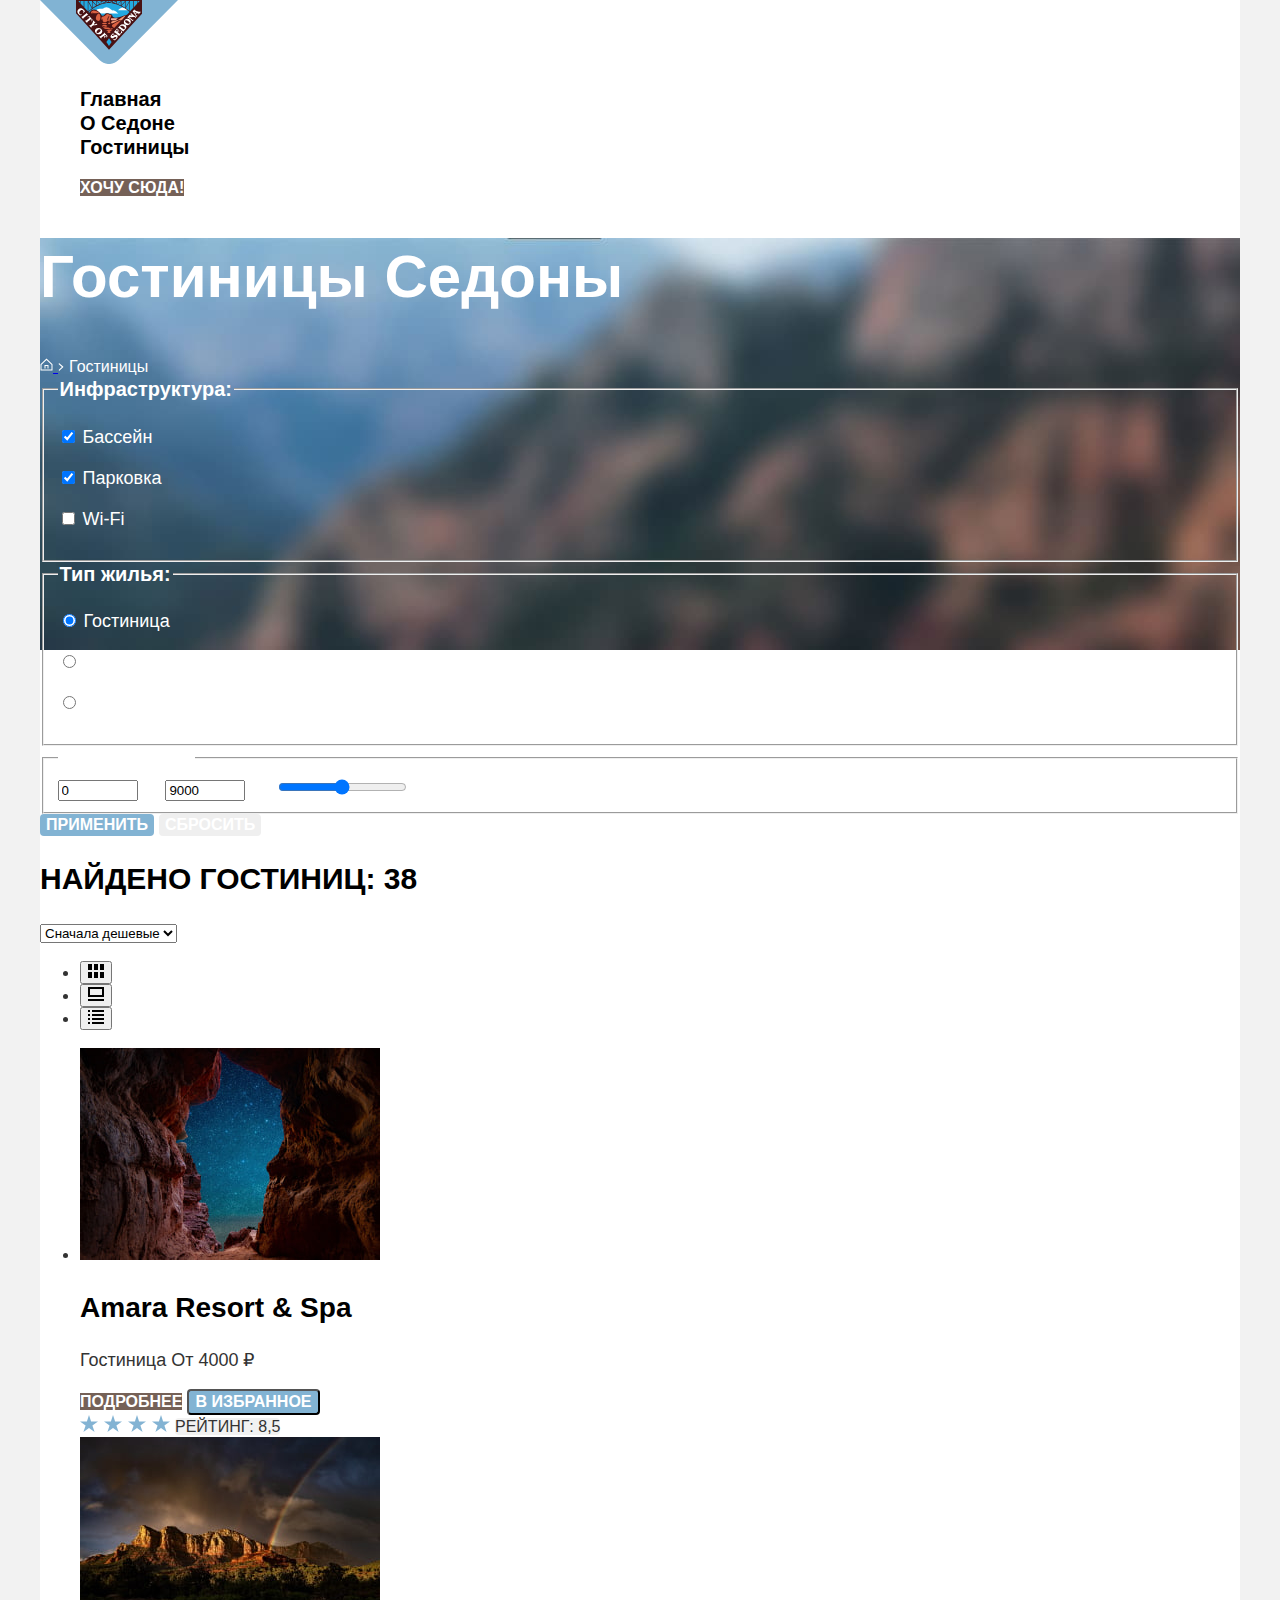
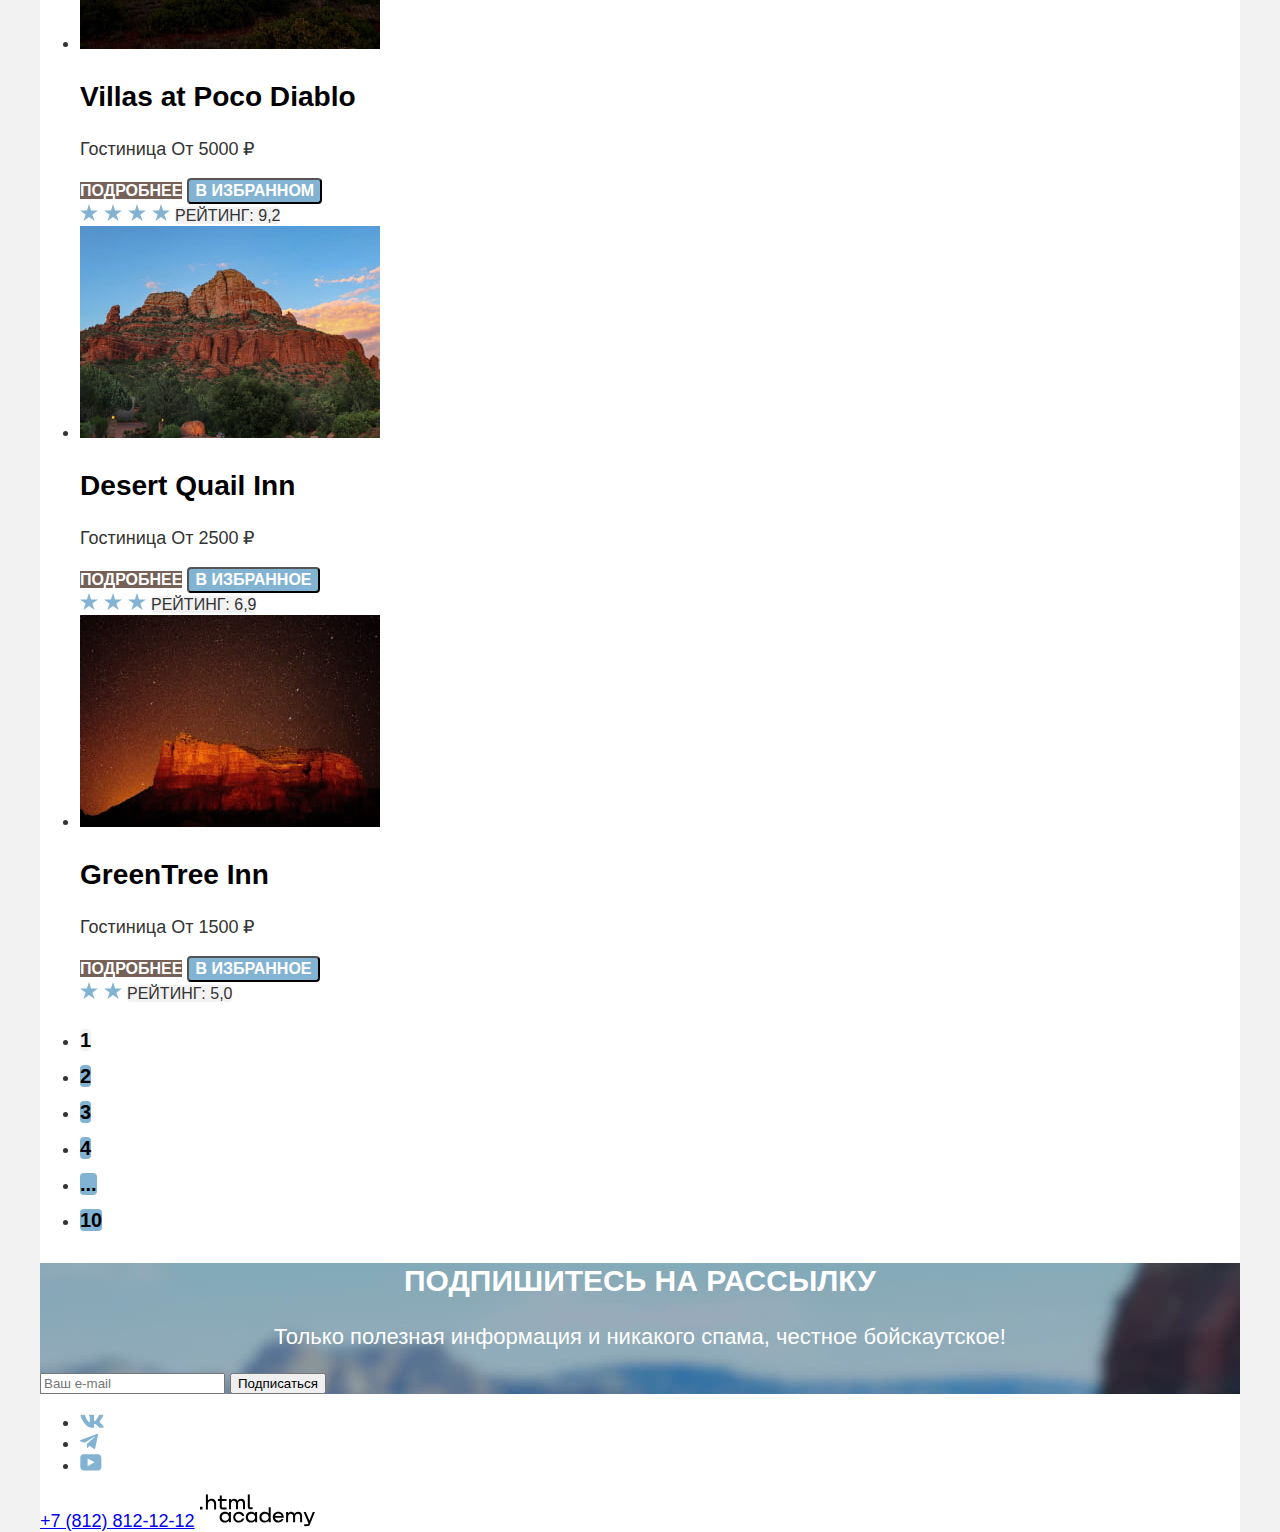
<file: 4/catalog.html>
<!DOCTYPE html>
<html lang="ru">

  <head>
    <meta charset="utf-8">
    <title>HTML Academy: Седона</title>
    <link rel="stylesheet" href="styles/styles.css">
    <base href="https://htmlacademy-htmlcss.github.io/2328903-sedona-37/4/">
</head>

  <body>
    <header class="page-header" data-test="header">
      <nav class="navigation">
        <a href="index.html" class="logo">
          <img src="images/logo.svg" alt="Логотип города Седона" width="138" height="64">
        </a>
        <ul class="navigation-list">
          <li class="navigation-item">
            <a class="navigation-link" href="#">Главная</a>
          </li>
          <li class="navigation-item">
            <a class="navigation-link" href="#">О Седоне</a>
          </li>
          <li class="navigation-item">
            <a class="navigation-link" href="catalog.html">Гостиницы</a>
          </li>
        </ul>
        <ul class="navigation-list navigation-user">
          <li class="navigation-item">
            <a class="navigation-link" href="#">
              <span class="visually-hidden">
                Поиск
              </span>
            </a>
          </li>
          <li class="navigation-item">
            <a class="navigation-link" href="#">
              <span class="visually-hidden">
                Понравилось
              </span>
            </a>
          </li>
          <li class="navigation-item">
            <a class="navigation-link booking-hotel" href="#">Хочу сюда!</a>
          </li>
        </ul>
      </nav>
    </header>
    <main class="main" data-test="main">
      <section class="filter" data-test="filter">
        <h1>Гостиницы Седоны</h1>
        <div class="breadcrumbs">
          <a href="index.html">
            <img src="images/home_breadcrumbs.svg" alt="link on home page" width="13" height="15">
          </a>
          <img src="images/arrow.svg" alt="the arrow shows you are on the hotel page" width="6" height="10">
          <span>Гостиницы</span>
        </div>
        <form action="https://echo.htmlacademy.ru/" method="get">
          <fieldset>
            <legend>Инфраструктура:</legend>
            <p>
              <input type="checkbox" name="pool" id="pool" checked>
              <label for="pool">Бассейн</label>
            </p>
            <p>
              <input type="checkbox" name="parking" id="parking" checked>
              <label for="parking">Парковка</label>
            </p>
            <p>
              <input type="checkbox" name="wi-fi" id="wi-fi">
              <label for="wi-fi">Wi-Fi</label>
            </p>
          </fieldset>
          <fieldset>
            <legend>Тип жилья:</legend>
            <p>
              <input type="radio" name="house-type" id="hotel" value="hotel" checked>
              <label for="hotel">Гостиница</label>
            </p>
            <p>
              <input type="radio" name="house-type" id="motel" value="motel">
              <label for="motel">Мотель</label>
            </p>
            <p>
              <input type="radio" name="house-type" id="apartments" value="apartments">
              <label for="apartments">Апартаменты</label>
            </p>
          </fieldset>
          <fieldset>
            <legend>Стоимость,<span>₽</span>:</legend>
            <label>
              <input type="number" min="0" max="15000" name="min-price" value="0">
              от
            </label>
            <label>
              <input type="number" min="0" max="15000" name="max-price" value="9000">
              до
            </label>
            <input type="range" min="0" max="15000" step="1">
          </fieldset>
          <button class="apply">Применить</button>
          <button class="reset">Сбросить</button>
        </form>
      </section>
      <section class="catalog" data-test="catalog">
        <h2>Найдено гостиниц: 38</h2>
        <select name="sorting" id="sorting">
          <option value="cheap">Сначала дешевые</option>
          <option value="costly">Сначала дорогие</option>
          <option value="rating">По рейтингу</option>
        </select>
        <ul class="layout-list">
          <li class="layout-item">
            <button type="button" class="layout" aria-label="layout grid">
              <img src="images/list_icon-1.svg" alt="grid-mode" width="16" height="14">
            </button>
          </li>
          <li class="layout-item">
            <button type="button" class="layout" aria-label="layout picture then description">
              <img src="images/list_icon-2.svg" alt="caption-mode" width="16" height="14">
            </button>
          </li>
          <li class="layout-item">
            <button type="button" class="layout" aria-label="list">
              <img src="images/list_icon-3.svg" alt="list-mod" width="16" height="14">
            </button>
          </li>
        </ul>
        <ul class="hotels-list">
          <li class="hotel-item">
            <img src="images/hotel-photo-1.jpg" alt="Amara Resort & Spa">
            <a href="#" class="about-hotel">
              <h3>Amara Resort & Spa</h3>
            </a>
            <p class="name-and-price">
              <span>Гостиница</span>
              <span>От 4000 ₽</span>
            </p>
            <div class="more-and-like">
              <a class="button-more" href="#">подробнее</a>
              <button type="button">в избранное</button>
            </div>
            <div class="wrapper">
              <img src="images/rating-star-4.svg" width="90" height="17" alt="Рейтинг гостиницы четыри звезды">
              <span class="product-card-rating">
                Рейтинг: 8,5
              </span>
            </div>
          </li>
          <li class="hotel-item">
            <img src="images/hotel-photo-2.jpg" alt="Villas at Poco Diablo">
            <a href="#" class="about-hotel">
              <h3>Villas at Poco Diablo</h3>
            </a>
            <p class="name-and-price">
              <span>Гостиница</span>
              <span>От 5000 ₽</span>
            </p>
            <div class="more-and-like">
              <a class="button-more" href="#">подробнее</a>
              <button type="button">в избранном</button>
            </div>
            <div class="wrapper">
              <img src="images/rating-star-4.svg" width="90" height="17" alt="Рейтинг гостиницы четыри звезды">
              <span class="product-card-rating">
                Рейтинг: 9,2
              </span>
            </div>
          </li>
          <li class="hotel-item">
            <img src="images/hotel-photo-3.jpg" alt="Desert Quail Inn">
            <a href="#" class="about-hotel">
              <h3>Desert Quail Inn</h3>
            </a>
            <p class="name-and-price">
              <span>Гостиница</span>
              <span>От 2500 ₽</span>
            </p>
            <div class="more-and-like">
              <a class="button-more" href="#">подробнее</a>
              <button type="button">в избранное</button>
            </div>
            <div class="wrapper">
              <img src="images/rating-star-3.svg" width="66" height="17" alt="Рейтинг гостиницы три звезды">
              <span class="product-card-rating">
                Рейтинг: 6,9
              </span>
            </div>
          </li>
          <li class="hotel-item">
            <img src="images/hotel-photo-4.jpg" alt="GreenTree Inn">
            <a href="#" class="about-hotel">
              <h3>GreenTree Inn</h3>
            </a>
            <p class="name-and-price">
              <span>Гостиница</span>
              <span>От 1500 ₽</span>
            </p>
            <div class="more-and-like">
              <a class="button-more" href="#">подробнее</a>
              <button type="button">в избранное</button>
            </div>
            <div class="wrapper">
              <img src="images/rating-star-2.svg" width="42" height="17" alt="Рейтинг гостиницы две звезды">
              <span class="product-card-rating">
                Рейтинг: 5,0
              </span>
          </li>
        </ul>
        <ul class="pagination">
          <li class="pagination-item">
            <a class="pagination-link pagination-current" href="#">1</a>
          </li>
          <li class="pagination-item">
            <a class="pagination-link" href="#">2</a>
          </li>
          <li class="pagination-item">
            <a class="pagination-link" href="#">3</a>
          </li>
          <li class="pagination-item">
            <a class="pagination-link" href="#">4</a>
          </li>
          <li class="pagination-item">
            <a class="pagination-link" href="#">...</a>
          </li>
          <li class="pagination-item">
            <a class="pagination-link" href="#">10</a>
          </li>
        </ul>
      </section>
      <section class="subscribe" data-test="subscribe">
        <h2>Подпишитесь на рассылку</h2>
        <p>Только полезная информация и никакого спама, честное бойскаутское!</p>
        <form action="https://echo.htmlacademy.ru/" method="post">
          <input type="email" name="email" id="email" placeholder="Ваш e-mail">
          <input type="submit" name="submit" value="Подписаться">
        </form>
      </section>
    </main>
    <footer class="footer" data-test="footer">
      <ul class="social-list">
        <li class="social-item">
          <a href="https://vk.com/htmlacademy">
            <img src="images/vk.svg" alt="vk" width="24" height="14">
          </a>
        </li>
        <li class="social-item">
          <a href="https://t.me/htmlacademy">
            <img src="images/telegram.svg" alt="telegram" width="18" height="16">
          </a>
        </li>
        <li class="social-item">
          <a href="https://www.youtube.com/user/htmlacademyru">
            <img src="images/youtube.svg" alt="youtube" width="22" height="17">
          </a>
        </li>
      </ul>
      <span class=”phone”>
        <a href="tel:+78128121212">+7 (812) 812-12-12</a>
      </span>
      <a href="https://htmlacademy.ru/">
        <img src="images/logo_htmlacademy.svg" alt="html academy website" width="115" height="33">
      </a>
    </footer>
  </body>

</html>
</file>
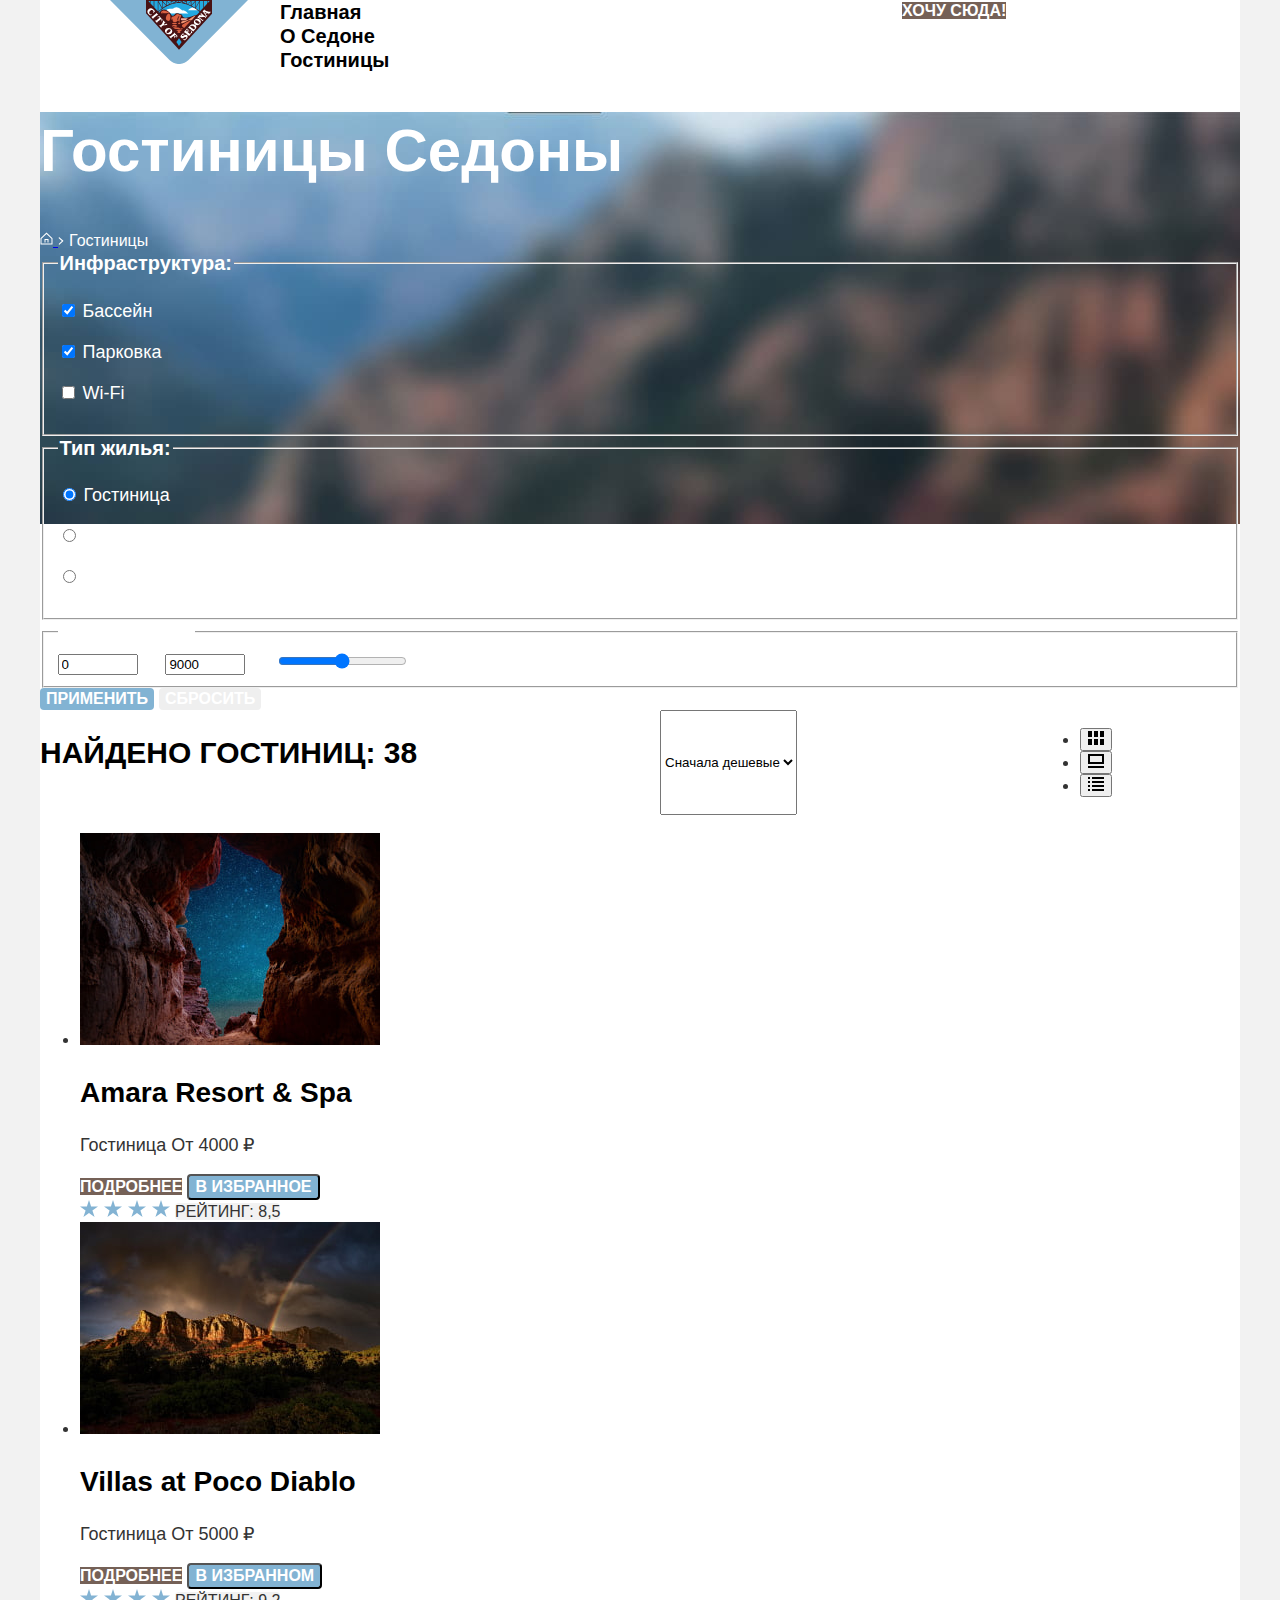
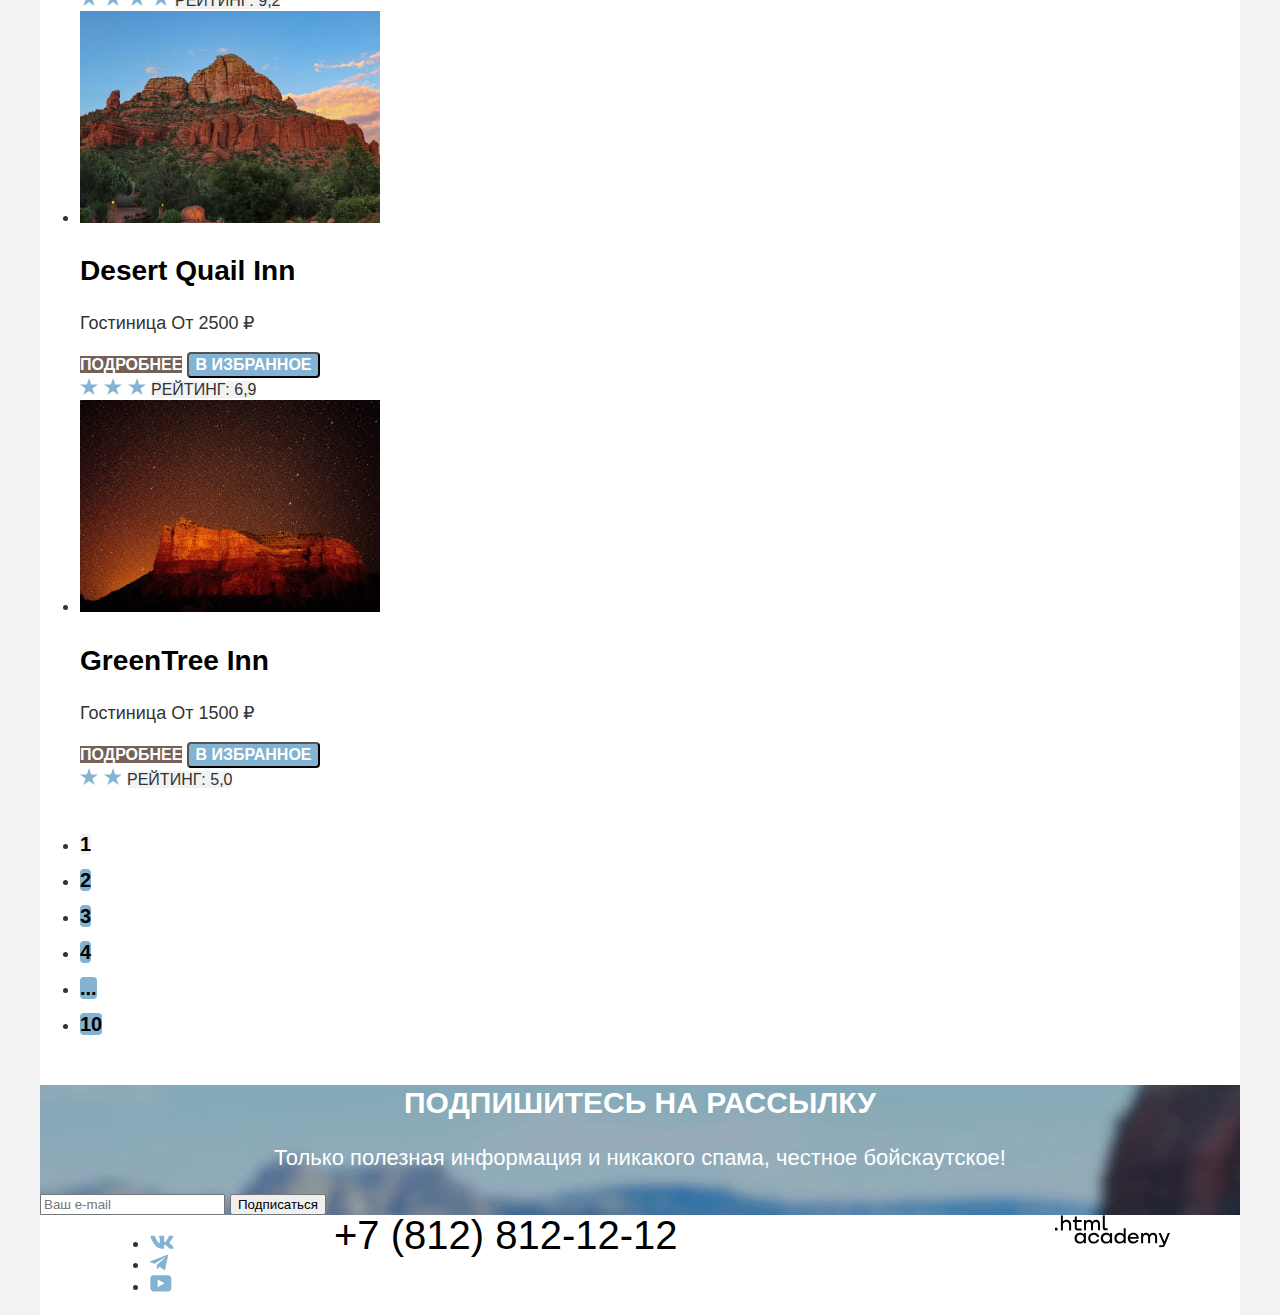
<file: 5/catalog.html>
<!DOCTYPE html>
<html lang="ru">

  <head>
    <meta charset="utf-8">
    <title>HTML Academy: Седона</title>
    <link rel="stylesheet" href="styles/styles.css">
    <base href="https://htmlacademy-htmlcss.github.io/2328903-sedona-37/5/">
</head>

  <body>
    <header class="page-header" data-test="header">
      <nav class="navigation">
        <a href="index.html" class="logo">
          <img src="images/logo.svg" alt="Логотип города Седона" width="138" height="64">
        </a>
        <ul class="navigation-list">
          <li class="navigation-item">
            <a class="navigation-link" href="#">Главная</a>
          </li>
          <li class="navigation-item">
            <a class="navigation-link" href="#">О Седоне</a>
          </li>
          <li class="navigation-item">
            <a class="navigation-link" href="catalog.html">Гостиницы</a>
          </li>
        </ul>
        <ul class="navigation-list navigation-user">
          <li class="navigation-item">
            <a class="navigation-link" href="#">
              <span class="visually-hidden">
                Поиск
              </span>
            </a>
          </li>
          <li class="navigation-item">
            <a class="navigation-link" href="#">
              <span class="visually-hidden">
                Понравилось
              </span>
            </a>
          </li>
          <li class="navigation-item">
            <a class="navigation-link booking-hotel" href="#">Хочу сюда!</a>
          </li>
        </ul>
      </nav>
    </header>
    <main class="main main-container" data-test="main">
      <div class="page-container">
        <section class="filter" data-test="filter">
          <h1>Гостиницы Седоны</h1>
          <div class="breadcrumbs">
            <a href="index.html">
              <img src="images/home_breadcrumbs.svg" alt="link on home page" width="13" height="15">
            </a>
            <img src="images/arrow.svg" alt="the arrow shows you are on the hotel page" width="6" height="10">
            <span>Гостиницы</span>
          </div>
          <form action="https://echo.htmlacademy.ru/" method="get">
            <fieldset>
              <legend>Инфраструктура:</legend>
              <p>
                <input type="checkbox" name="pool" id="pool" checked>
                <label for="pool">Бассейн</label>
              </p>
              <p>
                <input type="checkbox" name="parking" id="parking" checked>
                <label for="parking">Парковка</label>
              </p>
              <p>
                <input type="checkbox" name="wi-fi" id="wi-fi">
                <label for="wi-fi">Wi-Fi</label>
              </p>
            </fieldset>
            <fieldset>
              <legend>Тип жилья:</legend>
              <p>
                <input type="radio" name="house-type" id="hotel" value="hotel" checked>
                <label for="hotel">Гостиница</label>
              </p>
              <p>
                <input type="radio" name="house-type" id="motel" value="motel">
                <label for="motel">Мотель</label>
              </p>
              <p>
                <input type="radio" name="house-type" id="apartments" value="apartments">
                <label for="apartments">Апартаменты</label>
              </p>
            </fieldset>
            <fieldset>
              <legend>Стоимость,<span>₽</span>:</legend>
              <label>
                <input type="number" min="0" max="15000" name="min-price" value="0">
                от
              </label>
              <label>
                <input type="number" min="0" max="15000" name="max-price" value="9000">
                до
              </label>
              <input type="range" min="0" max="15000" step="1">
            </fieldset>
            <button class="apply">Применить</button>
            <button class="reset">Сбросить</button>
          </form>
        </section>
        <section class="catalog" data-test="catalog">
          <div class="catalog-wrapper">
          <h2>Найдено гостиниц: 38</h2>
          <select name="sorting" id="sorting">
            <option value="cheap">Сначала дешевые</option>
            <option value="costly">Сначала дорогие</option>
            <option value="rating">По рейтингу</option>
          </select>
          <ul class="layout-filter-list">
            <li class="layout-filter-item">
              <button type="button" class="layout-filter" aria-label="layout filter grid">
                <img src="images/list_icon-1.svg" alt="grid-mode" width="16" height="14">
              </button>
            </li>
            <li class="layout-filter-item">
              <button type="button" class="layout-filter" aria-label="layout filter picture then description">
                <img src="images/list_icon-2.svg" alt="caption-mode" width="16" height="14">
              </button>
            </li>
            <li class="layout-filter-item">
              <button type="button" class="layout-filter" aria-label="list filter">
                <img src="images/list_icon-3.svg" alt="list-mod" width="16" height="14">
              </button>
            </li>
          </ul>
          </div>
          <ul class="hotels-list">
            <li class="hotel-item">
              <img src="images/hotel-photo-1.jpg" alt="Amara Resort & Spa">
              <a href="#" class="about-hotel">
                <h3>Amara Resort & Spa</h3>
              </a>
              <p class="name-and-price">
                <span>Гостиница</span>
                <span>От 4000 ₽</span>
              </p>
              <div class="more-and-like">
                <a class="button-more" href="#">подробнее</a>
                <button type="button">в избранное</button>
              </div>
              <div class="wrapper">
                <img src="images/rating-star-4.svg" width="90" height="17" alt="Рейтинг гостиницы четыри звезды">
                <span class="product-card-rating">
                  Рейтинг: 8,5
                </span>
              </div>
            </li>
            <li class="hotel-item">
              <img src="images/hotel-photo-2.jpg" alt="Villas at Poco Diablo">
              <a href="#" class="about-hotel">
                <h3>Villas at Poco Diablo</h3>
              </a>
              <p class="name-and-price">
                <span>Гостиница</span>
                <span>От 5000 ₽</span>
              </p>
              <div class="more-and-like">
                <a class="button-more" href="#">подробнее</a>
                <button type="button">в избранном</button>
              </div>
              <div class="wrapper">
                <img src="images/rating-star-4.svg" width="90" height="17" alt="Рейтинг гостиницы четыри звезды">
                <span class="product-card-rating">
                  Рейтинг: 9,2
                </span>
              </div>
            </li>
            <li class="hotel-item">
              <img src="images/hotel-photo-3.jpg" alt="Desert Quail Inn">
              <a href="#" class="about-hotel">
                <h3>Desert Quail Inn</h3>
              </a>
              <p class="name-and-price">
                <span>Гостиница</span>
                <span>От 2500 ₽</span>
              </p>
              <div class="more-and-like">
                <a class="button-more" href="#">подробнее</a>
                <button type="button">в избранное</button>
              </div>
              <div class="wrapper">
                <img src="images/rating-star-3.svg" width="66" height="17" alt="Рейтинг гостиницы три звезды">
                <span class="product-card-rating">
                  Рейтинг: 6,9
                </span>
              </div>
            </li>
            <li class="hotel-item">
              <img src="images/hotel-photo-4.jpg" alt="GreenTree Inn">
              <a href="#" class="about-hotel">
                <h3>GreenTree Inn</h3>
              </a>
              <p class="name-and-price">
                <span>Гостиница</span>
                <span>От 1500 ₽</span>
              </p>
              <div class="more-and-like">
                <a class="button-more" href="#">подробнее</a>
                <button type="button">в избранное</button>
              </div>
              <div class="wrapper">
                <img src="images/rating-star-2.svg" width="42" height="17" alt="Рейтинг гостиницы две звезды">
                <span class="product-card-rating">
                  Рейтинг: 5,0
                </span>
            </li>
          </ul>
          <ul class="pagination">
            <li class="pagination-item">
              <a class="pagination-link pagination-current" href="#">1</a>
            </li>
            <li class="pagination-item">
              <a class="pagination-link" href="#">2</a>
            </li>
            <li class="pagination-item">
              <a class="pagination-link" href="#">3</a>
            </li>
            <li class="pagination-item">
              <a class="pagination-link" href="#">4</a>
            </li>
            <li class="pagination-item">
              <a class="pagination-link" href="#">...</a>
            </li>
            <li class="pagination-item">
              <a class="pagination-link" href="#">10</a>
            </li>
          </ul>
        </section>
        <section class="subscribe" data-test="subscribe">
          <h2>Подпишитесь на рассылку</h2>
          <p>Только полезная информация и никакого спама, честное бойскаутское!</p>
          <form action="https://echo.htmlacademy.ru/" method="post">
            <input type="email" name="email" id="email" placeholder="Ваш e-mail">
            <input type="submit" name="submit" value="Подписаться">
          </form>
        </section>
      </div>
    </main>
    <footer class="footer" data-test="footer">
      <div class="footer-container">
        <ul class="social-list">
          <li class="social-item">
            <a href="https://vk.com/htmlacademy">
              <img src="images/vk.svg" alt="vk" width="24" height="14">
            </a>
          </li>
          <li class="social-item">
            <a href="https://t.me/htmlacademy">
              <img src="images/telegram.svg" alt="telegram" width="18" height="16">
            </a>
          </li>
          <li class="social-item">
            <a href="https://www.youtube.com/user/htmlacademyru">
              <img src="images/youtube.svg" alt="youtube" width="22" height="17">
            </a>
          </li>
        </ul>
        <address class=”phone”>
          <a href="tel:+78128121212">+7 (812) 812-12-12</a>
        </address>
        <a href="https://htmlacademy.ru/" class="logo-htmlacademy">
          <img src="images/logo_htmlacademy.svg" alt="html academy website" width="115" height="33">
        </a>
      </div>
    </footer>
  </body>

</html>
</file>
<file: styles/styles.css>
/* Fonts */

  @font-face {
    font-family: "PT Sans";
    font-style: normal;
    font-weight: 400;
    src: url("../fonts/ptsans-400.woff2") format("woff2");
    font-display: swap;
  }

  @font-face {
    font-family: "PT Sans";
    font-style: normal;
    font-weight: 700;
    src: url("../fonts/ptsans-700.woff2") format("woff2");
    font-display: swap;
  }

  html {
    height: 100%;
    background-color: #f2f2f2;
  }

  body {
    background-color: #ffffff;
    color: #333333;
    width: 1200px;
    min-height: 100%;
    margin: 0 auto;
    box-shadow: 0 0 15px rgba(0, 0, 0, 0.2);
    display: flex;
    flex-direction: column;
    font-family: "PT Sans", sans-serif;
    font-size: 18px;
    line-height: 21px;
  }

  .number-passenger,
  .price-form-field::-webkit-outer-spin-button,
  .number-passenger,
  .price-form-field::-webkit-inner-spin-button {
    -webkit-appearance: none;
    margin: 0;
  }

  .number-passenger,
  .price-form-field {
    -moz-appearance: textfield;
  }

  .number-passenger,
  .price-form-field:hover,
  .number-passenger,
  .price-form-field:focus {
    -moz-appearance: number-input;
  }

  .visually-hidden {
    position: absolute;
    width: 1px;
    height: 1px;
    margin: -1px;
    padding: 0;
    border: 0;
    overflow: hidden;
  }

  /* Header */

  .page-header {
    background-color: #ffffff;
    color: #000000;
  }

  /* Navigation */

  .navigation {
    display: flex;
    max-width: 1060px;
    margin: 0 auto;
  }

  .navigation-list {
    display: flex;
    flex-wrap: wrap;
    width: 507px;
    margin: 0;
    padding: 0;
    margin-left: 28px;
    list-style: none;
  }

  .logo {
    margin-bottom: -10px;
    width: 140px;
    z-index: 1;
  }

  .navigation-user {
    display: flex;
    flex-wrap: wrap;
    margin: 0;
    padding: 0;
    margin-left: auto;
    width: 100px;
    list-style: none;
  }

  .navigation-link {
    display: block;
    padding: 20px 16px;
    font-weight: 700;
    font-size: 20px;
    line-height: 24px;
    text-transform: capitalize;
    color: #000000;
    text-decoration: none;
  }

  .navigation-link:hover:not(.current-link) {
    color: #756257;
  }

  .navigation-link:focus-visible {
    outline: 2px solid #756257;
    outline-offset: -2px;
  }

  .current-link {
    position: relative;
  }

  .current-link::after {
    content: "";
    position: absolute;
    right: 17px;
    left: 17px;
    bottom: -1px;
    height: 2px;
    background-color: #756257;
  }

  .navigation-user .navigation-link {
    min-width: 20px;
    min-height: 20px;
  }

  .navigation-search,
  .navigation-favourite {
    background-image: url("../images/search.svg");
    background-color: #ffffff;
    background-repeat: no-repeat;
    background-position: center;
    cursor: pointer;
    padding: 22px 12px;
  }

  .navigation-favourite {
    position: relative;
    background-image: url("../images/favorite.svg");
  }

  .favourite-count {
    position: absolute;
    text-decoration: none;
    font-size: 10px;
    line-height: 10px;
    color: #ffffff;
    background-color: #7db54f;
    padding: 5px;
    box-sizing: border-box;
    min-width: 20px;
    min-height: 20px;
    border-radius: 10px;
    top: 11.4px;
    left: 19px;
  }

  .navigation-search:hover,
  .navigation-favourite:hover {
    opacity: 0.7;
  }

  .navigation-search:active,
  .navigation-favourite:active {
    opacity: 0.5;
  }

  .link-wrapper {
    display: flex;
    margin-top: 14px;
    margin-bottom: auto;
  }

  .booking-hotel {
    font-family: inherit;
    font-size: 16px;
    font-weight: 700;
    line-height: 20px;
    border-radius: 4px;
    color: #ffffff;
    background-color: #756157;
    text-decoration: none;
    text-align: center;
    text-transform: uppercase;
    margin-left: 7px;
    padding: 8px 35px 8px 36px;
  }

  .booking-hotel:hover,
  .booking-hotel:focus {
    background-color: #615048;
  }

  .booking-hotel:active {
    color: rgba(255, 255, 255, 0.3);
    background-color: #756157;
  }

  .booking-hotel:disabled {
    background-color: #e5e5e5;
  }

  /* Main */

  .main-container {
    flex-grow: 1;
  }

  .page-container {
    width: 1200px;
    margin: 0 auto;
  }

  /* Hero */

  .hero-image-wrapper {
    background-image: url("../images/hero-index.jpg");
    background-color: #6587ad;
    min-height: 485px;
    background-repeat: no-repeat;
    background-size: cover;
  }

  .hero-image {
    display: block;
    margin: 0 auto;
    padding-top: 51px;
  }

  .hero-wrapper {
    padding: 69px 271.5px 69px 270px;
  }

  .hero-subtitle {
    margin-top: 0;
    margin-bottom: 25px;
    text-align: center;
    text-transform: uppercase;
    font-size: 30px;
    line-height: 36px;
    color: #000000;
  }

  .hero-description {
    margin-top: 0;
    font-size: 22px;
    line-height: 26px;
    text-align: center;
  }

  /* Advantages */

  .advantage {
    display: flex;
    flex-direction: column;
  }

  .advantage-photo-wrapper {
    display: flex;
    flex-direction: row;
    background-color: #82b3d3;
  }

  .advantage-photo-wrapper .advantage-item {
    display: flex;
    flex-direction: column;
    justify-content: center;
    padding: 102px 85px;
  }

  .advantage-card-wrapper {
    display: flex;
    flex-wrap: wrap;
    flex-direction: row;
  }

  .advantage-item {
    background-color: #82b3d3;
    width: 400px;
    text-align: center;
  }

  .advantage-card-wrapper .advantage-item {
    position: relative;
    width: 230px;
    background-color: rgba(131, 179, 211, 0.12);
    padding: 112.5px 85px;
  }

  .advantage-card-wrapper .advantage-item:nth-child(2n) {
    background-color: rgba(131, 179, 211, 0.2);
  }

  .advantage-text-wrapper {
    box-sizing: border-box;
    position: relative;
    width: 400px;
    padding: 102px 85px;
    background-color: #82b3d3;
  }

  .advantage-photo-p::before {
    content: "";
    display: block;
    margin: 30px auto;
    border-bottom: 2px solid rgba(255, 255, 255, 0.3);
    width: 60px;
  }

  .advantage-img {
    position: relative;
    width: 800px;
    padding: 0;
    margin: 0;
  }

  .advantage-img img {
    position: absolute;
    transform: translateX(-50%);
    height: 100%;
    left: 50%;
  }

  .advantage-h3 {
    width: 175px;
    font-size: 24px;
    line-height: 28px;
    text-align: center;
    text-transform: uppercase;
    color: #ffffff;
    margin: 0 auto 0 auto;
  }

  .advantage-card-wrapper .advantage-h3 {
    color: #000000;
  }

  .advantage-photo-h3 {
    width: 172px;
  }

  .advantage-card-p {
    margin: 0 auto;
  }

  .advantage-card-p::before {
    content: "";
    display: block;
    margin: 30px auto;
    border-bottom: 2px solid rgba(0, 0, 0, 0.3);
    width: 60px;
  }

  .advantage-item .advantage-card-p {
    color: #333333;
  }

  .advantage-item-p {
    text-align: center;
    color: #ffffff;
    margin: 0;
  }

  .slogan {
    background-color: #ffffff;
    padding: 64px 347.5px;
    width: inherit;
  }

  .slogan-name {
    font-size: 30px;
    line-height: 36px;
    text-align: center;
    text-transform: uppercase;
    margin: 0;
    margin-bottom: 20px;
  }

  .slogan-p {
    color: #333333;
    font-size: 22px;
    line-height: 26px;
    margin: 0;
  }

  .house-advantage {
    background-image: url("../images/house.svg");
    background-repeat: no-repeat;
    background-size: 75px 72px;
    background-position: 50% 81px;
  }

  .food-advantage {
    background-image: url("../images/food.svg");
    background-repeat: no-repeat;
    background-size: 75px 72px;
    background-position: 50% 81px;
  }

  .souvenir-advantage {
    background-image: url("../images/present.svg");
    background-repeat: no-repeat;
    background-size: 65px 75px;
    background-position: 50% 80px;
  }

  .house-advantage,
  .food-advantage,
  .souvenir-advantage {
    padding: 76px 85px;
    max-width: 230px;
    min-height: 233px;
    position: inherit;
    background-color: rgba(131, 179, 211, 0.12);
  }

  .advantage-list .advantage-item:nth-child(2n) {
    background-color: #ffffff;
  }

  .advantage-list {
    display: flex;
    flex-wrap: wrap;
    margin: 0;
    padding: 0;
    list-style: none;
  }

  .recommend-h3 {
    font-weight: 700;
    font-size: 24px;
    line-height: 28px;
    text-align: center;
    text-transform: uppercase;
    color: #000000;
    margin: 106px 0 32px;
  }

  .souvenir {
    margin: 108px 0 30px;
  }

  .advantage-list p {
    color: #333333;
    margin: 0;
  }

  /* Search */

  .hotel-search-container {
    display: flex;
    flex-direction: column;
    width: 592px;
    padding: 95.5px 304px;
    align-items: center;
    margin: 0 auto;
  }

  .hotel-search-title {
    font-weight: 700;
    font-size: 30px;
    line-height: 36px;
    text-align: center;
    text-transform: uppercase;
    color: #000000;
    margin: 0;
    margin-bottom: 20px;
  }

  .hotel-search-description {
    font-size: 22px;
    line-height: 26px;
    text-align: center;
    margin: 0;
    margin-bottom: 54px;
  }

  .search-button {
    border: none;
    background-color: #756157;
    border-radius: 4px;
    cursor: pointer;
    font-family: "PT Sans", sans-serif;
    font-weight: 700;
    font-size: 20px;
    line-height: 36px;
    text-align: center;
    text-transform: uppercase;
    color: #ffffff;
    padding: 8px 50px;
    margin: 0;
  }

  .search-button:hover,
  .search-button:focus {
    background-color: #615048;
  }

  .search-button:active {
    color: rgba(255, 255, 255, 0.3);
    background-color: #756157;
  }

  .search-button:disabled {
    background-color: #e5e5e5;
  }

  /* Subscribe */

  .subscribe {
    background-image: url("../images/subscribe.jpg");
    background-color: #90aab9;
    background-repeat: no-repeat;
    background-size: cover;
  }

  .subscribe-catalog {
    background-image: none;
  }

  .subscribe-container {
    display: flex;
    padding: 97px 258px 102px 258px;
    flex-direction: column;
    justify-content: center;
    align-items: center;
  }

  .subscribe-light {
    background-color: #ffffff;
    padding-bottom: 103px;
  }

  .subscribe-title {
    margin: 0;
    font-size: 30px;
    line-height: 36px;
    text-transform: uppercase;
    color: #ffffff;
    text-align: center;
    margin-bottom: 21px;
  }

  .subscribe-description {
    margin: 0;
    width: 475px;
    font-size: 22px;
    line-height: 26px;
    text-align: center;
    color: #ffffff;
    margin-bottom: 52.3px;
  }

  .subscribe-catalog-title {
    color: #000000;
    margin-bottom: 20px;
  }

  .subscribe-catalog-description {
    color: #333333;
    margin-bottom: 53.3px;
  }

  .subscribe-form {
    display: flex;
    flex-direction: row;
    justify-content: center;
  }

  .mail-input {
    width: 410px;
    margin: 0;
    border-radius: 4px 0 0 4px;
    border: none;
    padding: 23px 22px 16px 20px;
    background: #f2f2f2;
  }

  .mail-input::placeholder {
    color: #000000;
    font-family: "PT Sans", sans-serif;
    font-weight: 400;
    font-size: 18px;
    opacity: 0.6;
    line-height: 24px;
  }

  .subscribe-button {
    cursor: pointer;
    margin: 0;
    background: #82b3d3;
    border-radius: 0 4px 4px 0;
    border: none;
    padding: 8px 50px;
    font-family: "PT Sans", sans-serif;
    color: #ffffff;
    font-weight: 700;
    font-size: 20px;
    font-style: normal;
    line-height: 36px;
    text-align: center;
    text-transform: uppercase;
  }

  .subscribe-button:hover,
  .subscribe-button:focus {
    background-color: #68a2ca;
  }

  .subscribe-button:active {
    color: rgba(255, 255, 255, 0.3);
    background-color: #82b3d3;
  }

  .subscribe-button:disabled {
    background-color: #e5e5e5;
  }

  /* Footer */

  .footer-container {
    display: flex;
    justify-content: space-between;
    align-items: center;
    width: 1060px;
    min-height: 50px;
    gap: 229px;
    margin: 0 auto;
    padding: 43px 70px 30px 70px;
  }

  .social-list {
    display: flex;
    align-items: center;
    flex-wrap: wrap;
    margin: 0;
    padding: 0;
    list-style: none;
    width: 148px;
  }

  .social-link {
    display: block;
  }

  .social-link-image:hover,
  .social-link-image:focus {
    fill: #68a2ca;
  }

  .social-link-image:active {
    fill: rgba(104, 162, 202, 0.3);
  }

  .vk {
    padding: 13px 11.67px;
  }

  .telegram {
    padding: 12px 14.67px 12.9px 14.67px;
  }

  .youtube {
    padding: 11.5px 12.67px;
  }

  .logo-htmlacademy {
    width: 115px;
  }

  .phone {
    max-width: 335px;
  }

  .footer .phone-link {
    padding: 14px 4px 14px 0;
    font-size: 40px;
    line-height: 40px;
    color: #000000;
    text-align: center;
    text-transform: uppercase;
    text-decoration: none;
    font-style: normal;
  }

  .phone-link:hover,
  .phone-link:focus {
    color: #756157;
  }

  .phone-link:active {
    color: rgba(117, 97, 87, 0.3);
  }

  .copyright:hover,
  .copyright:focus {
    fill: #756157;
  }

  .copyright:active {
    fill: rgba(117, 97, 87, 0.3);
  }


  /* |----CATALOG----| */

  .filter *,
  *::after,
  *::before {
    box-sizing: border-box;
  }

  /* Breadcrumbs */

  .filter {
    background-image: url("../images/hero-catalog.jpg");
    background-color: #6a8cb2;
    background-repeat: no-repeat;
    background-size: cover;
    padding: 34px 70px 58px;
    color: #ffffff;
    margin-bottom: 31px;
  }

  .filter-h1 {
    font-weight: 700;
    font-size: 60px;
    line-height: 78px;
    margin: 0;
    padding: 0;
    margin-bottom: 8px;
  }

  .breadcrumbs {
    display: flex;
    flex-wrap: wrap;
    margin-bottom: 39px;
    gap: 10px;
  }

  .breadcrumbs-link {
    font-size: 16px;
    color: #ffffff;
  }

  .breadcrumbs-link,
  .breadcrumbs-link:focus {
    display: flex;
    text-decoration: none;
    gap: 11px;
    font-weight: 400;
    font-size: 16px;
    align-items: center;
    color: #ffffff;
  }

  .breadcrumbs-link:not(:last-child)::after {
    content: "";
    width: 8px;
    height: 11px;
    background-image: url("../images/breadcrumbs-arrow.svg");
    background-color: #4f789c;
    background-repeat: no-repeat;
    background-position: center;
  }

  .breadcrumbs-link:hover {
    color: rgba(255, 255, 255, 0.56);
  }

  .breadcrumbs-link:active {
    color: rgba(255, 255, 255, 0.3);
  }

  /* Filters */

  .form {
    display: flex;
  }

  .filter-form {
    margin: 0;
    padding: 0;
    border: none;
  }

  .filter-legend {
    padding: 0;
  }

  .filter-form:first-child {
    width: 150px;
    margin-right: 70px;
  }

  .filter-form:nth-child(2) {
    width: 151px;
    margin-right: 151px;
  }

  /* Checkbox and Radio */

  .checkbox,
  .radio {
    position: absolute;
    opacity: 0;
  }

  .checkbox + .filter-form-lable,
  .radio + .filter-form-lable {
    display: flex;
    align-items: center;
    gap: 16px;
    margin-bottom: 16px;
    font-family: inherit;
    font-size: 18px;
    font-weight: 400;
    line-height: 23px;
    -webkit-user-select: none;
    user-select: none;
    cursor: pointer;
  }

  .checkbox + .filter-form-lable::before,
  .radio + .filter-form-lable::before {
    content: " ";
    display: block;
    width: 20px;
    height: 20px;
    flex-shrink: 0;
    flex-grow: 0;
    background-color: #ffffff;
  }

  .checkbox + .filter-form-lable::before {
    border-radius: 4px;
  }

  .radio + .filter-form-lable::before {
    border-radius: 50%;
  }

  .checkbox:checked + .filter-form-lable::before {
    background-image: url("../images/check.svg");
    background-repeat: no-repeat;
    background-position: center center;
    background-size: 14px 10px;
  }

  .radio:checked + .filter-form-lable::before {
    background-image: url("../images/radio-circle.svg");
    background-repeat: no-repeat;
    background-position: center center;
    background-size: 13px 10px;
  }

  .checkbox-container:hover,
  .radio-container:hover {
    opacity: 0.6;
  }

  .checkbox-container:active,
  .radio-container:active {
    opacity: 0.3;
  }

  .checkbox:focus + .filter-form-lable::before,
  .radio:focus + .filter-form-lable::before {
    box-shadow: 0 0 0 3px #83b3d3;
  }

  .checkbox-container:disabled,
  .radio-container:disabled {
    color: #e5e5e5;
  }

  /* Price */

  .filter-form-name {
    text-transform: capitalize;
    font-family: inherit;
    line-height: 24px;
    font-size: 20px;
    font-weight: 700;
    margin: 0;
    padding: 0 0 33px;
  }

  .price-wrapper {
    display: flex;
    gap: 2px;
  }

  .price-form {
    position: relative;
  }

  .price-form-field {
    display: inline;
    position: relative;
    border: 2px solid #f2f2f2;
    width: 143px;
    font-family: inherit;
    background-color: #f2f2f2;
    color: #000000;
    font-weight: 700;
    font-size: 18px;
    outline: none;
    outline-offset: 0;
    padding: 11px 20px;
  }

  .price-form-name {
    position: absolute;
    top: 13px;
    right: 20px;
    color: rgba(0, 0, 0, 0.11);
    font-family: inherit;
    font-weight: 400;
    font-size: 18px;
    line-height: 24px;
  }

  .price-form-first {
    border-radius: 4px 0 0 4px;
  }

  .price-form-second {
    border-radius: 0 4px 4px 0;
  }

  .price-form-field:hover,
  .price-form-field:active {
    background-color: #e6e6e6;
    border: 2px solid #e6e6e6;
  }

  .price-form-field:focus {
    border: 2px solid #83b3d3;
    background-color: #e6e6e6;
  }

  .filter-form:nth-child(3) {
    display: flex;
    flex-wrap: wrap;
    margin-right: 70px;
  }

  /* Price range */

  .range-scale {
    display: block;
    position: relative;
    background-color: rgba(255, 255, 255, 0.14);
    width: 287px;
    height: 4px;
    margin-top: 44px;
  }

  .range-bar {
    width: 226px;
    height: 4px;
    background-color: #ffffff;
  }

  .range-toggle {
    position: absolute;
    cursor: pointer;
    top: -8px;
    width: 20px;
    height: 20px;
    background-color: #ffffff;
    border: none;
    border-radius: 4px;
  }

  .toggle-max {
    margin-left: 208px;
  }

  .range-toggle:focus {
    border: 3px solid #83b3d3;
  }

  .range-toggle:active {
    border: 2px solid #83b3d3;
  }

  /* Price buttons */

  .filter-buttons {
    display: block;
    margin-top: 56px;
  }

  .apply,
  .reset {
    font-family: inherit;
    font-weight: 700;
    line-height: 20px;
    font-size: 16px;
    background: none;
    cursor: pointer;
    text-align: center;
    text-transform: uppercase;
  }

  .reset {
    border: 3px solid rgba(0, 0, 0, 0);
    color: #ffffff;
    padding: 8px 57px;
  }

  .reset:hover {
    color: rgba(255, 255, 255, 0.55);
  }

  .reset:focus {
    border: 3px solid #83b3d3;
    border-radius: 4px;
  }

  .reset:active {
    color: rgba(255, 255, 255, 0.3);
  }

  .apply {
    background-color: #82b3d3;
    color: #ffffff;
    border-radius: 4px;
    border: none;
    padding: 8px 50px;
    margin-bottom: 30px;
  }

  .apply:hover {
    background-color: #68a2ca;
  }

  .apply:focus {
    background-color: #68a2ca;
  }

  .apply:active {
    background-color: #82b3d3;
    color: rgba(255, 255, 255, 0.3);
  }

  /* Catalog */

  .catalog {
    padding: 0 70px;
  }

  .catalog-header-wrapper {
    display: flex;
    position: relative;
    width: 1060px;
    min-height: 49px;
    margin-bottom: 21px;
  }

  .catalog-sorting {
    display: flex;
    align-items: center;
  }

  .catalog-header-h2 {
    display: flex;
    align-items: center;
    font-size: 30px;
    line-height: 36px;
    text-transform: uppercase;
    width: 380px;
  }

  .catalog-sorting-container {
    display: flex;
    align-items: center;
    max-width: 522px;
    margin-left: auto;
    flex-direction: row;
  }

  .select-list {
    background-image: url("../images/select-arrow.svg");
    background-repeat: no-repeat;
    background-position: center right 14px;
    width: 292px;
    font: inherit;
    color: #333333;
    font-size: 18px;
    line-height: 21px;
    background-color: #ffffff;
    border: 2px solid #e5e5e5;
    border-radius: 4px;
    -webkit-appearance: none;
    appearance: none;
    cursor: pointer;
    outline: none;
    transition: border 0.2s ease;
    padding: 14px 35px 14px 20px;
  }

  .select-list:hover,
  .select-list:focus {
    border: 2px solid #68a2ca;
  }

  .select-list:disabled {
    border: 2px solid rgba(0, 0, 0, 0.3);
    color: rgba(0, 0, 0, 0.3);
  }

  .layout-filters {
    display: flex;
    flex-wrap: wrap;
    list-style: none;
    align-items: center;
    min-width: 160px;
    max-width: 230px;
    gap: 11px;
    margin: 0;
    margin-left: 70px;
    padding: 0;
  }

  .layout-button {
    background: none;
    padding: 22px 21px;
    cursor: pointer;
    border: 2px solid #e5e5e5;
    border-radius: 4px;
    transition: ease-in-out 0.3s;
  }

  .grid-button {
    background-image: url("../images/grid-icon.svg");
    background-repeat: no-repeat;
    background-size: 16px 14px;
    background-position: center;
  }

  .caption-button {
    background-image: url("../images/caption-icon.svg");
    background-repeat: no-repeat;
    background-size: 16px 14px;
    background-position: center;
  }

  .list-button {
    background-image: url("../images/list-icon.svg");
    background-repeat: no-repeat;
    background-size: 16px 14px;
    background-position: center;
  }

  .current-layout,
  .layout-button:hover,
  .layout-button:active {
    border-color: #000000;
  }

  .layout-button:focus {
    border-color: #68a2ca;
  }

  /* Hotel card  */

  .hotel-list {
    position: relative;
    display: grid;
    grid-template-columns: repeat(3, 340px);
    gap: 20px;
    padding: 0;
    list-style: none;
    margin: 0;
    margin-bottom: 83px;
  }

  .hotel-list::after {
    position: absolute;
    content: "";
    bottom: -40px;
    width: 1060px;
    height: 1px;
    background-color: #e6e6e6;
  }

  .hotel-item {
    width: 300px;
    border: 1px solid #e6e6e6;
    border-radius: 4px;
    padding: 20px;
  }

  .hotel-item-photo {
    display: block;
    object-fit: contain;
    margin: 0;
    margin-bottom: 16px;
  }

  .hotel-item-wrapper {
    display: flex;
    justify-content: space-between;
    align-items: center;
    margin: 0;
    margin-bottom: 16px;
  }

  .hotel-item-wrapper:last-child {
    margin-bottom: 0;
  }

  .hotel-h3 {
    color: #000000;
    line-height: 28px;
    font-size: 24px;
    margin: 0;
    margin-bottom: 16px;
  }

  .hotel-link-h3 {
    text-decoration: none;
  }

  .button-favourite {
    cursor: pointer;
    padding: 8px 20px;
    font-family: "PT Sans", sans-serif;
    background-color: #82b3d3;
    border-radius: 4px;
    border: none;
    font-weight: 700;
    font-size: 16px;
    line-height: 20px;
    text-align: center;
    text-transform: uppercase;
    color: #ffffff;
  }

  .button-favourite:hover,
  .button-favourite:focus {
    background-color: #68a2ca;
  }

  .button-favourite:active {
    color: rgba(255, 255, 255, 0.3);
    background-color: #82b3d3;
  }

  .button-favourite:disabled {
    background-color: #e5e5e5;
  }

  .active-button {
    padding: 8px 18px;
    border-radius: 4px;
    border: none;
    font-family: "PT Sans", sans-serif;
    background-color: #7db54f;
  }

  .active-button:hover,
  .active-button:focus {
    background-color: #6c9e42;
  }

  .active-button:active {
    color: rgba(255, 255, 255, 0.3);
    background-color: #7db54f;
  }

  .active-button:disabled {
    background-color: #e5e5e5;
  }

  .button-more {
    display: inline-block;
    padding: 8px 26px;
    border-radius: 4px;
    border: none;
    background-color: #756157;
    text-decoration: none;
    font-weight: 700;
    font-size: 16px;
    line-height: 20px;
    text-align: center;
    text-transform: uppercase;
    color: #ffffff;
  }

  .button-more:hover,
  .button-more:focus {
    background-color: #615048;
  }

  .button-more:active {
    color: rgba(255, 255, 255, 0.3);
    background-color: #756157;
  }

  .button-more:disabled {
    background-color: #e5e5e5;
  }

  .product-card-rating {
    border-radius: 4px;
    background-color: #f2f2f2;
    font-size: 16px;
    line-height: 20px;
    text-align: center;
    text-transform: uppercase;
    padding: 9px 22px 8px 23px;
  }

  /*  Pagination  */

  .pagination {
    display: flex;
    flex-wrap: wrap;
    max-width: 1060px;
    list-style: none;
    margin: 0;
    padding: 0;
    margin-top: -6px;
    margin-bottom: 60px;
  }

  .pagination-item:not(:last-child) {
    margin-right: 8px;
  }

  .pagination-link {
    display: inline-block;
    box-sizing: border-box;
    min-width: 60px;
    min-height: 60px;
    text-align: center;
    font-weight: 700;
    font-size: 20px;
    line-height: 36px;
    text-decoration: none;
    color: #ffffff;
    background-color: #82b3d3;
    border-radius: 4px;
    padding: 12px 0;
    margin: 0;
    cursor: pointer;
  }

  .pagination-link:hover:not(.pagination-current, .pagination-more),
  .pagination-link:focus:not(.pagination-current, .pagination-more) {
    background-color: #68a2ca;
  }

  .pagination-link:active:not(.pagination-current, .pagination-more) {
    color: rgba(255, 255, 255, 0.3);
    background-color: #82b3d3;
  }

  .pagination-current {
    background-color: #f2f2f2;
  }

  .pagination-more {
    background-color: #ffffff;
  }

  .pagination-current,
  .pagination-more {
    color: #000000;
  }


  .modal-container {
    display: flex;
    position: fixed;
    width: 100%;
    height: 100%;
    top: 0;
    left: 0;
    background-color: rgba(242, 242, 242, 0.8);
    z-index: 2;
  }

  .hidden {
    display: none;
  }

  .modal-container-close {
    display: none;
  }

  .modal-content {
    display: flex;
    flex-direction: column;
    justify-content: flex-start;
    align-items: flex-start;
  }


  .modal {
    position: relative;
    border-radius: 30px;
    background-color: #ffffff;
    box-shadow: 0 25px 50px 0 rgba(0, 0, 0, 0.15);
    margin: auto;
  }

  .modal-booking {
    box-sizing: border-box;
    width: 717px;
    min-height: 448px;
    padding: 55px 70px 59px;
  }

  .modal-close-button {
    position: absolute;
    width: 52px;
    height: 52px;
    top: 67px;
    right: 53px;
    border: none;
    border-radius: 50%;
    background-color: #f2f2f2;
    cursor: pointer;
    padding: 0;
  }

  .modal-close-button:hover,
  .modal-close-button:focus {
    background-color: #e6e6e6;
  }

  .modal-close-button:active {
    background-color: #e6e6e6;
    opacity: 0.3;
  }

  .modal-title {
    font-size: 30px;
    line-height: 36px;
    text-transform: uppercase;
    margin: 0;
    margin-top: 8px;
    margin-bottom: 62px;
  }

  .subtitle-booking-check {
    font-size: 20px;
    font-weight: 700;
    line-height: 24px;
    text-transform: capitalize;
  }

  .booking-form-search {
    display: inline-block;
    border: none;
    box-sizing: border-box;
    width: 577px;
    text-align: center;
    border-radius: 10px;
    background-color: #83b3d3;
    text-decoration: none;
    color: #ffffff;
    font-size: 20px;
    font-weight: 700;
    line-height: 24px;
    text-transform: uppercase;
    margin: 0;
    padding: 18px 77px;
  }

  .booking-form-search:hover,
  .booking-form-search:focus {
    background-color: #68a2ca;
  }

  .booking-form-search:active {
    color: rgba(255, 255, 255, 0.3);
  }

  .booking-form-field {
    position: relative;
    box-sizing: border-box;
    font-family: "PT Sans", sans-serif;
    font-size: 18px;
    font-weight: 700;
    line-height: 24px;
    min-width: 440px;
    border: none;
    background-color: #f2f2f2;
    border-radius: 4px;
    opacity: 0.6;
    padding: 12px 20px;
    padding-right: 36px;
  }

  .booking-form-field:hover {
    background-color: #e6e6e6;
  }

  .booking-form-field:focus {
    opacity: 1;
  }

  .booking-button-calendar {
    position: absolute;
    right: 93px;
    background-image: url("../images/calendar-modal.svg");
    background-repeat: no-repeat;
    opacity: 0.3;
    background-position: bottom 1px center;
    border: none;
    width: 16px;
    height: 15px;
    cursor: pointer;
  }

  .field {
    display: flex;
    justify-content: space-between;
    align-items: center;
    margin: 0;
    margin-bottom: 4px;
  }

  .count-wrapper {
    display: flex;
    justify-content: space-between;
    align-items: center;
    margin-bottom: 42px;
  }

  .number-passenger {
    box-sizing: border-box;
    background: #f2f2f2;
    font-family: "PT Sans", sans-serif;
    font-size: 18px;
    line-height: 20px;
    font-weight: 700;
    border-radius: 4px;
    width: 110px;
    border: none;
    padding: 14px 48px;
  }

  .input-adults {
    text-align: center;
  }

  .control {
    position: relative;
    display: block;
    padding-left: 36px;
  }

  .control-label {
    font-size: 20px;
    font-weight: 700;
    line-height: 24px;
    text-transform: capitalize;
    margin: 0;
    margin-right: 40px;
  }

  .number-passenger::-webkit-inner-spin-button {
    -webkit-appearance: none;
    appearance: none;
  }

  .booking-form-input {
    margin: 0;
    padding: 0;
  }

  .children-label-container {
    padding-left: 88px;
  }

  .booking-form-button-wrapper {
    position: relative;
    display: block;
  }

  .minus-button {
    position: absolute;
    border: none;
    background-color: transparent;
    top: -16px;
    right: 77px;
    cursor: pointer;
  }

  .plus-button {
    position: absolute;
    border: none;
    top: -12px;
    right: 5px;
    background-color: transparent;
    cursor: pointer;
  }

  .minus-button:hover path,
  .plus-button:hover path,
  .minus-button:focus path,
  .plus-button:focus path {
    fill: #000000;
    fill-opacity: 1;
  }

  .minus-button:active path,
  .plus-button:active path,
  .minus-button-child:active path,
  .plus-button-child:active path {
    opacity: 0.3;
  }

  .minus-button-child {
    position: absolute;
    border: none;
    background-color: transparent;
    top: -16px;
    right: 78px;
    cursor: pointer;
  }

  .plus-button-child {
    position: absolute;
    border: none;
    background-color: transparent;
    top: -12px;
    right: 7px;
    cursor: pointer;
  }

  .minus-button-child:hover path,
  .plus-button-child:hover path,
  .minus-button-child:focus path,
  .plus-button-child:focus path {
    fill: #000000;
    fill-opacity: 1;
  }

  .tooltip {
    position: absolute;
    top: 8px;
    right: -71px;
  }

  .tooltip-toggle {
    position: absolute;
    display: block;
    background-repeat: no-repeat;
    background-position: center;
    background-color: #83b3d3;
    width: 26px;
    box-sizing: border-box;
    border-radius: 26px;
    border: none;
    top: 358px;
    right: 298px;
    padding: 7px 12px;
  }

  .tooltip-icon {
    display: block;
    width: 100%;
    height: 100%;
    color: #242424;
  }

  .children {
    margin-right: 80px;
  }

  .tooltip-text {
    position: absolute;
    display: none;
    width: 256px;
    box-sizing: border-box;
    font-size: 16px;
    line-height: 20px;
    border-radius: 10px;
    background-color: #333333;
    box-shadow: 0 15px 30px 0 rgba(0, 0, 0, 0.3);
    color: #ffffff;
    top: 399px;
    right: 184px;
    z-index: 1;
    padding: 21px 18px 22px 23px;
  }

  .tooltip-toggle:hover + .tooltip-text,
  .tooltip-toggle:focus + .tooltip-text {
    display: block;
  }

  .tooltip-text::before {
    position: absolute;
    content: "";
    top: -9px;
    left: 50%;
    width: 19px;
    height: 9px;
    background-image: url("../images/triangle.svg");
    background-repeat: no-repeat;
    transform: translateX(-50%);
  }

  .error {
    display: block;
    color: #ff5757;
    font-size: 16px;
    line-height: 21px;
    margin: 0;
    margin-left: 157px;
    margin-bottom: 23px;
  }

  .free-room {
    display: block;
    font-size: 16px;
    line-height: 21px;
    color: #333333;
    margin: 0;
    margin-left: 157px;
    margin-bottom: 23px;
  }
</file>
<file: 4/styles/styles.css>
/* Fonts */

  @font-face {
    font-family: "PT Sans", sans-serif;
    font-style: normal;
    font-weight: 400;
    src: url("../fonts/pt-sans-regular.woff2") format("woff2");

    font-display: swap;

  }

  @font-face {
    font-family: "PT Sans", sans-serif;
    font-style: normal;
    font-weight: 700;
    src: url("../fonts/pt-sans-bold.woff2") format("woff2");
    font-display: swap;
  }

  html {
    height: 100%;
    background-color: #F2F2F2;
  }

  body {
    background-color: #ffffff;
    color: #333333;
    width: 1200px;
    margin: 0 auto;


    font-family: "PT Sans", sans-serif;
    font-size: 18px;
    line-height: 21px;

  }

  .visually-hidden {
    position: absolute;
    width: 1px;
    height: 1px;
    margin: -1px;
    border: 0;
    padding: 0;
    white-space: nowrap;
    clip-path: inset(100%);
    clip: rect(0 0 0 0);
    overflow: hidden;
  }

  /* Header */

  .page-header {
    background-color: #ffffff;
    color: #000000;
  }

  /* Navigation */

  .navigation-list {
    list-style: none;
  }

  .navigation-search {
    background-image: url("../images/search.svg");
    background-repeat: no-repeat;
  }

  .navigation-favorite {
    background-image: url("../images/favorite.svg");
    background-repeat: no-repeat;
  }

  .navigation-link {
    font-weight: 700;
    font-size: 20px;
    line-height: 24px;
    text-transform: capitalize;
    color: #000000;
    text-decoration: none;
  }

  .booking-hotel {
    font-size: 16px;
    line-height: 20px;
    color: #ffffff;
    background-color: #756157;
    text-align: center;
    text-transform: uppercase;
  }

  /* Hero */

  .hero div {
    background-image: url("../images/hero-index.jpg");
    background-repeat: no-repeat;
  }

  .about-sedona {
    font-size: 30px;
    font-weight: 700;
    line-height: 36px;
    text-align: center;
    text-transform: uppercase;
    color: #000000;
  }

  .hero p {
    font-size: 22px;
    line-height: 26px;
    text-align: center;
  }

  /* Advantages */

  .advantage-item {
    background-color: #82B3D3;
  }

  .advantages-h3 {
    font-weight: 700;
    font-size: 24px;
    line-height: 28px;
    text-align: center;
    text-transform: uppercase;
    color: #ffffff;
  }

  .advantage-item p {
    text-align: center;
    color: #FFFFFF;
  }

  .slogan {
    background-color: #FFFFFF;
  }

  .slogan-name {
    font-weight: 700;
    font-size: 30px;
    line-height: 36px;
    text-align: center;
    text-transform: uppercase;
  }

  .slogan p {
    color: #333333;
    font-size: 22px;
    line-height: 26px;
  }

  .recommend-h3 {
    font-weight: 700;
    font-size: 24px;
    line-height: 28px;
    text-align: center;
    text-transform: uppercase;
    color: #000000;
  }

  .advantage-list p {
    color: #333333;
  }

  /* Search */

  .hotel-search h2 {
    font-weight: 700;
    font-size: 30px;
    line-height: 36px;
    text-align: center;
    text-transform: uppercase;
    color: #000000;
  }

  .hotel-search p {
    font-size: 22px;
    line-height: 26px;
    text-align: center;
  }

  .hotel-search .button {
    text-align: center;
  }

  .hotel-search a {
    font-size: 20px;
    line-height: 36px;
    font-weight: 700;
    color: #ffffff;
    background-color: #756157;
    text-transform: uppercase;
    text-decoration: none;
  }

  /* Subscribe */
  .subscribe {
    background-image: url(../images/subscribe.jpg);
  }

  .subscribe h2 {
    font-weight: 700;
    font-size: 30px;
    line-height: 36px;
    text-transform: uppercase;
    color: #FFFFFF;
    text-align: center;
  }

  .subscribe p {
    font-size: 22px;
    line-height: 26px;
    text-align: center;
    color: #FFFFFF;
  }

  /* Footer */

  .footer address a {
    font-weight: 400;
    font-size: 40px;
    line-height: 40px;
    color: #000000;
    text-align: center;
    text-transform: uppercase;
    text-decoration: none;
    font-style: normal;
  }

  /* CATALOG */

  /* Filter */
  .filter {
    background-image: url(../images/hero-catalog.jpg);
    background-repeat: no-repeat;
  }

  .filter h1 {
    font-weight: 700;
    font-size: 60px;
    line-height: 78px;
    color: #FFFFFF;
  }

  .breadcrumbs span {
    font-size: 16px;
    color: #FFFFFF;
  }

  .filter legend {
    font-weight: 700;
    font-size: 20px;
    line-height: 24px;
    color: #FFFFFF;
  }

  .filter label {
    font-size: 18px;
    line-height: 23px;
    color: #FFFFFF;
  }

  .apply {
    background-color: #82B3D3;
    border-radius: 4px;
    font-weight: 700;
    font-size: 16px;
    line-height: 20px;
    color: #FFFFFF;
    text-transform: uppercase;
    border-style: none;
  }

  .reset {
    border-radius: 4px;
    font-weight: 700;
    font-size: 16px;
    line-height: 20px;
    text-transform: uppercase;
    color: #FFFFFF;
    border-style: none;
  }

  /* Catalog */
  .catalog h2 {
    font-weight: 700;
    font-size: 30px;
    line-height: 36px;
    text-transform: uppercase;
    color: #000000;
  }

  .about-hotel {
    font-weight: 700;
    font-size: 24px;
    line-height: 28px;
    color: #000000;
    text-decoration: none;
  }

  .button-more {
    background-color: #756157;
    font-weight: 700;
    font-size: 16px;
    line-height: 20px;
    text-transform: uppercase;
    text-decoration: none;
    color: #FFFFFF;
  }

  .more-and-like button {
    background-color: #82B3D3;
    border-radius: 4px;
    font-weight: 700;
    font-size: 16px;
    line-height: 20px;
    text-transform: uppercase;
    color: #FFFFFF;
  }

  .product-card-rating {
    background-color: #F2F2F2;
    border-radius: 4px;
    font-size: 16px;
    line-height: 20px;
    text-transform: uppercase;
    color: #333333;
  }

  .pagination-link {
    font-weight: 700;
    font-size: 20px;
    line-height: 36px;
    text-transform: uppercase;
    text-decoration: none;
    color: #000000;
    background-color: #82B3D3;
    border-radius: 4px;
  }

  .pagination-current {
    background-color: #F2F2F2;
  }
</file>
<file: 5/styles/styles.css>
/* Fonts */

  @font-face {
    font-family: "PT Sans", sans-serif;
    font-style: normal;
    font-weight: 400;
    src: url("../fonts/pt-sans-regular.woff2") format("woff2");

    font-display: swap;

  }

  @font-face {
    font-family: "PT Sans", sans-serif;
    font-style: normal;
    font-weight: 700;
    src: url("../fonts/pt-sans-bold.woff2") format("woff2");
    font-display: swap;
  }

  html {
    height: 100%;
    background-color: #F2F2F2;
  }

  body {
    background-color: #ffffff;
    color: #333333;
    width: 1200px;
    margin: 0 auto;

    display: flex;
    flex-direction: column;
    min-height: 100%;

    font-family: "PT Sans", sans-serif;
    font-size: 18px;
    line-height: 21px;
  }

  .visually-hidden {
    position: absolute;
    width: 1px;
    height: 1px;
    margin: -1px;
    border: 0;
    padding: 0;
    white-space: nowrap;
    clip-path: inset(100%);
    clip: rect(0 0 0 0);
    overflow: hidden;
  }

  /* Header */

  .page-header {
    background-color: #ffffff;
    color: #000000;
  }

  /* Navigation */
  .navigation {
    display: flex;
    width: 1060px;
    margin: 0 auto;
  }

  .navigation-list {
    width: 507px;
    margin: 0;
    padding: 0;
    list-style: none;
  }

  .logo {
    display: block;
    margin-right: 30px;
    width: 140px;
  }

  .navigation-user {
    max-width: 268px;
    margin-left: auto;
  }

  .navigation-search {
    background-image: url("../images/search.svg");
    background-repeat: no-repeat;
  }

  .navigation-favorite {
    background-image: url("../images/favorite.svg");
    background-repeat: no-repeat;
  }

  .navigation-link {
    font-weight: 700;
    font-size: 20px;
    line-height: 24px;
    text-transform: capitalize;
    color: #000000;
    text-decoration: none;
  }

  .booking-hotel {
    font-size: 16px;
    line-height: 20px;
    color: #ffffff;
    background-color: #756157;
    text-align: center;
    text-transform: uppercase;
  }

  /* Main */

  .main-container {
    flex-grow: 1;
  }

  .page-container {
    width: 1200px;
    margin: 0 auto;
  }

  /* Hero */

  .hero div {
    background-image: url("../images/hero-index.jpg");
    background-repeat: no-repeat;
  }

  .about-sedona {
    font-size: 30px;
    font-weight: 700;
    line-height: 36px;
    text-align: center;
    text-transform: uppercase;
    color: #000000;
  }

  .hero p {
    font-size: 22px;
    line-height: 26px;
    text-align: center;
  }

  /* Advantages */

  .advantage-item {
    background-color: #82B3D3;
  }

  .advantage-h3 {
    font-weight: 700;
    font-size: 24px;
    line-height: 28px;
    text-align: center;
    text-transform: uppercase;
    color: #ffffff;
  }

  .advantage-separator {
    width: 60px;
    height: 2px;
    background-image: url("../images/divider.svg");
    margin: 0 auto;
  }

  .first-advantage,
  .third-advantage {
    background: rgba(131, 179, 211, 0.12);
  }

  .second-advantage {
    background-color: #FFFFFF;
  }

  .advantage-item p {
    text-align: center;
    color: #FFFFFF;
  }

  .slogan {
    background-color: #FFFFFF;
  }

  .slogan-name {
    font-weight: 700;
    font-size: 30px;
    line-height: 36px;
    text-align: center;
    text-transform: uppercase;
  }

  .slogan p {
    color: #333333;
    font-size: 22px;
    line-height: 26px;
  }

  .recommend-h3 {
    font-weight: 700;
    font-size: 24px;
    line-height: 28px;
    text-align: center;
    text-transform: uppercase;
    color: #000000;
  }

  .advantage-list .advantage-item {
    width: 400px;
  }

  .advantage-list {
    display: flex;
    justify-content: space-between;
    margin: 0;
    padding: 0;
    list-style: none;
  }

  .advantage-list img {
    display: block;
    margin: 0 auto;
  }

  .advantage-list p {
    color: #333333;
  }

  /* Search */

  .hotel-search h2 {
    font-weight: 700;
    font-size: 30px;
    line-height: 36px;
    text-align: center;
    text-transform: uppercase;
    color: #000000;
  }

  .hotel-search p {
    font-size: 22px;
    line-height: 26px;
    text-align: center;
  }

  .hotel-search .button {
    text-align: center;
  }

  .hotel-search a {
    font-size: 20px;
    line-height: 36px;
    font-weight: 700;
    color: #ffffff;
    background-color: #756157;
    text-transform: uppercase;
    text-decoration: none;
  }

  /* Subscribe */
  .subscribe {
    background-image: url(../images/subscribe.jpg);
  }

  .subscribe h2 {
    font-weight: 700;
    font-size: 30px;
    line-height: 36px;
    text-transform: uppercase;
    color: #FFFFFF;
    text-align: center;
  }

  .subscribe p {
    font-size: 22px;
    line-height: 26px;
    text-align: center;
    color: #FFFFFF;
  }

  /* Footer */
  .footer-container {
    display: flex;
    width: 1060px;
    margin: 0 auto;
  }

  .social-list {
    width: 142px;
    margin-right: 42px;
  }

  .logo-htmlacademy {
    margin-left: auto;
    max-width: 115px;
  }

  .footer address a {
    font-weight: 400;
    font-size: 40px;
    line-height: 40px;
    color: #000000;
    text-align: center;
    text-transform: uppercase;
    text-decoration: none;
    font-style: normal;
  }

  /* CATALOG */

  /* Filter */
  .filter {
    background-image: url(../images/hero-catalog.jpg);
    background-repeat: no-repeat;
  }

  .filter h1 {
    font-weight: 700;
    font-size: 60px;
    line-height: 78px;
    color: #FFFFFF;
  }

  .breadcrumbs span {
    font-size: 16px;
    color: #FFFFFF;
  }

  .filter legend {
    font-weight: 700;
    font-size: 20px;
    line-height: 24px;
    color: #FFFFFF;
  }

  .filter label {
    font-size: 18px;
    line-height: 23px;
    color: #FFFFFF;
  }

  .apply {
    background-color: #82B3D3;
    border-radius: 4px;
    font-weight: 700;
    font-size: 16px;
    line-height: 20px;
    color: #FFFFFF;
    text-transform: uppercase;
    border-style: none;
  }

  .reset {
    border-radius: 4px;
    font-weight: 700;
    font-size: 16px;
    line-height: 20px;
    text-transform: uppercase;
    color: #FFFFFF;
    border-style: none;
  }

  /* Catalog */
  .catalog {
    display: flex;
    flex-direction: column;
  }

  .catalog .catalog-wrapper {
    display: flex;
    flex-direction: row;
  }

  .catalog-wrapper h2 {
    margin-right: auto;
  }

  .layout-filter-list {
    width: 160px;
    margin-left: auto;
  }

  .catalog h2 {
    font-weight: 700;
    font-size: 30px;
    line-height: 36px;
    text-transform: uppercase;
    color: #000000;
  }
  .hotel-list{
    width: 1060px;
  }
  .about-hotel {
    font-weight: 700;
    font-size: 24px;
    line-height: 28px;
    color: #000000;
    text-decoration: none;
  }

  .button-more {
    background-color: #756157;
    font-weight: 700;
    font-size: 16px;
    line-height: 20px;
    text-transform: uppercase;
    text-decoration: none;
    color: #FFFFFF;
  }

  .more-and-like button {
    background-color: #82B3D3;
    border-radius: 4px;
    font-weight: 700;
    font-size: 16px;
    line-height: 20px;
    text-transform: uppercase;
    color: #FFFFFF;
  }

  .product-card-rating {
    background-color: #F2F2F2;
    border-radius: 4px;
    font-size: 16px;
    line-height: 20px;
    text-transform: uppercase;
    color: #333333;
  }

  .pagination-link {
    font-weight: 700;
    font-size: 20px;
    line-height: 36px;
    text-transform: uppercase;
    text-decoration: none;
    color: #000000;
    background-color: #82B3D3;
    border-radius: 4px;
  }

  .pagination-current {
    background-color: #F2F2F2;
  }
</file>
